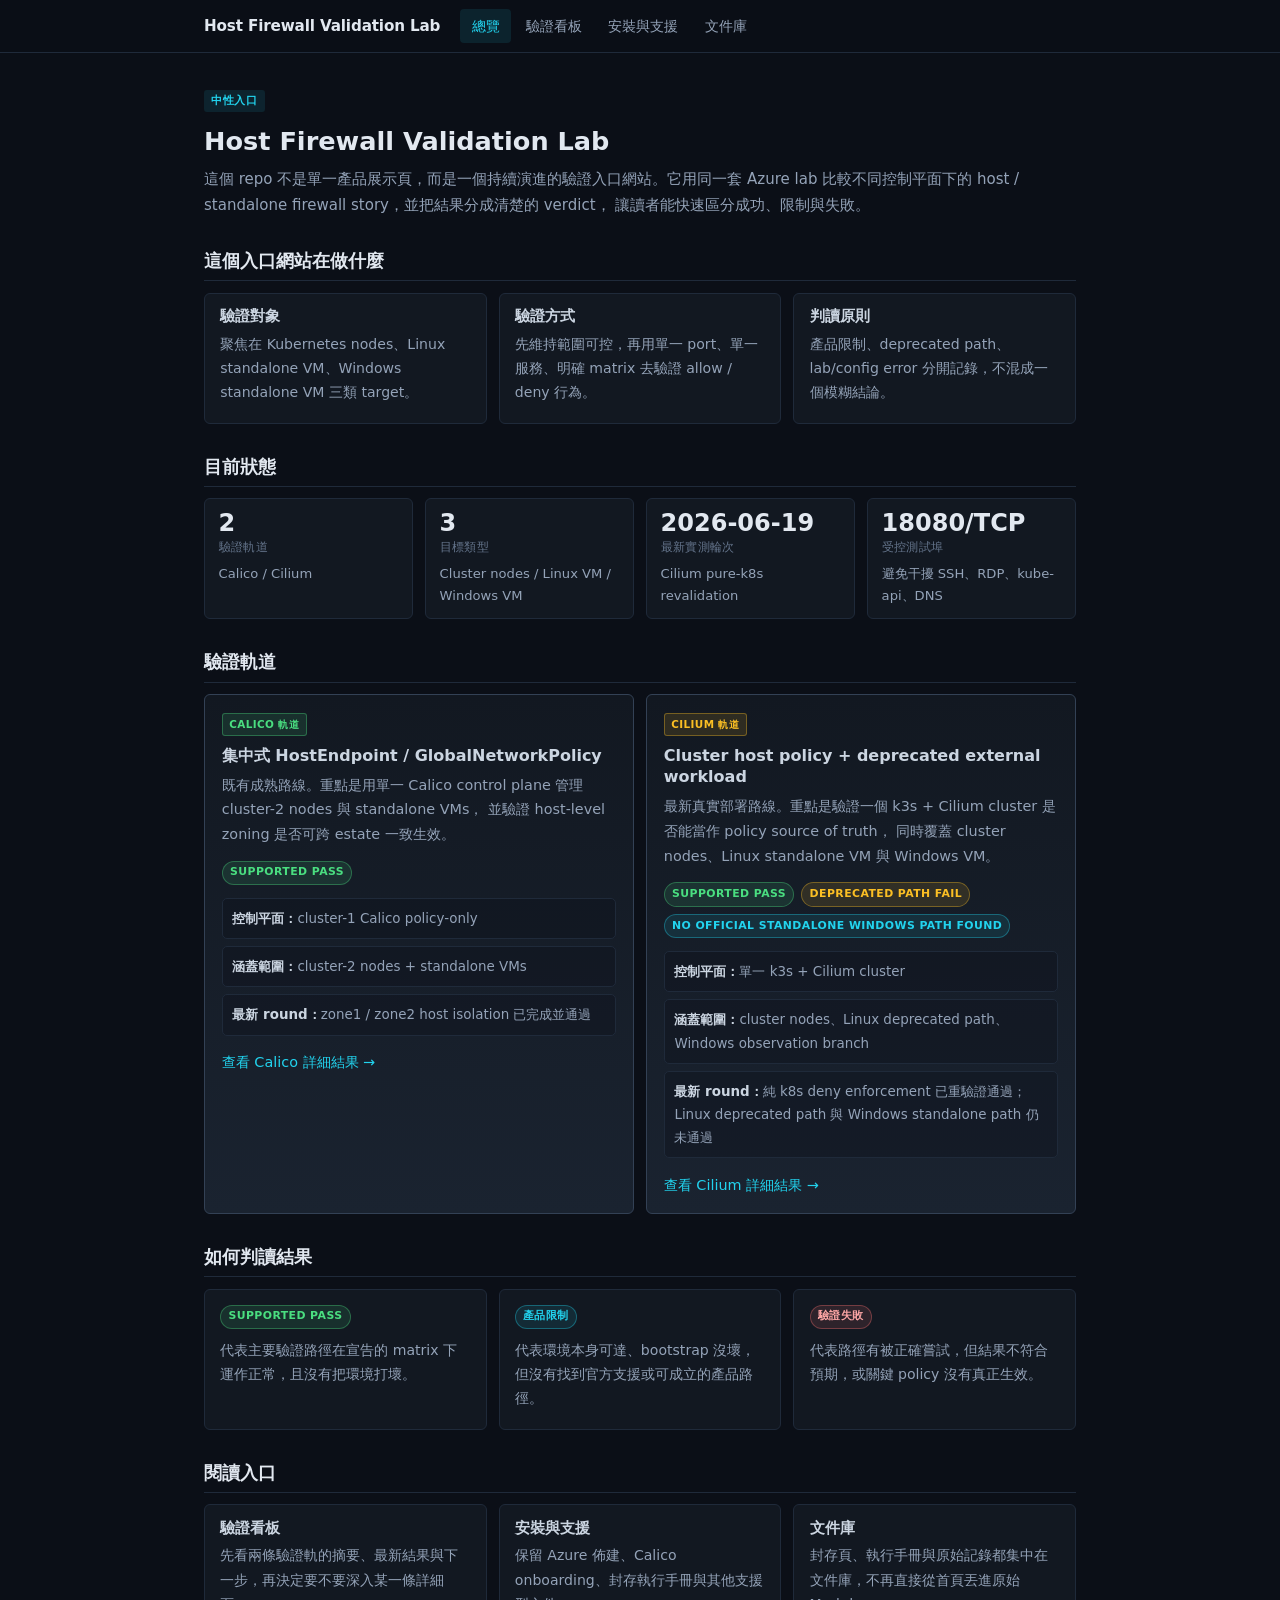
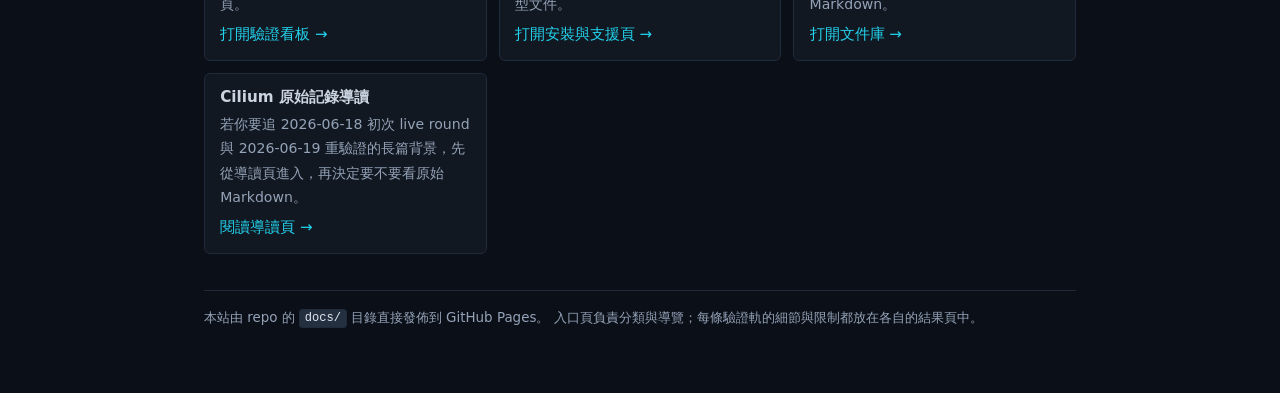
<file: docs/index.html>
<!DOCTYPE html>
<html lang="zh-Hant">
<head>
  <meta charset="utf-8">
  <meta name="viewport" content="width=device-width, initial-scale=1">
  <title>總覽 · Host Firewall Validation Lab</title>
  <link rel="stylesheet" href="./assets/site.css">
</head>
<body>
  <header class="topnav">
    <div class="topnav-inner">
      <a class="brand" href="./index.html">Host Firewall Validation Lab</a>
      <nav class="topnav-links" aria-label="Primary">
        <a href="./index.html" class="active">總覽</a>
        <a href="./experiments.html">驗證看板</a>
        <a href="./install.html">安裝與支援</a>
        <a href="./library.html">文件庫</a>
      </nav>
    </div>
  </header>

  <main class="shell">
    <div class="hero hero-portal">
      <span class="eyebrow">中性入口</span>
      <h1>Host Firewall Validation Lab</h1>
      <p>
        這個 repo 不是單一產品展示頁，而是一個持續演進的驗證入口網站。它用同一套 Azure lab
        比較不同控制平面下的 host / standalone firewall story，並把結果分成清楚的 verdict，
        讓讀者能快速區分成功、限制與失敗。
      </p>
    </div>

    <section class="section" id="purpose">
      <h2>這個入口網站在做什麼</h2>
      <div class="grid three">
        <div class="card">
          <h3>驗證對象</h3>
          <p>聚焦在 Kubernetes nodes、Linux standalone VM、Windows standalone VM 三類 target。</p>
        </div>
        <div class="card">
          <h3>驗證方式</h3>
          <p>先維持範圍可控，再用單一 port、單一服務、明確 matrix 去驗證 allow / deny 行為。</p>
        </div>
        <div class="card">
          <h3>判讀原則</h3>
          <p>產品限制、deprecated path、lab/config error 分開記錄，不混成一個模糊結論。</p>
        </div>
      </div>
    </section>

    <section class="section" id="status">
      <h2>目前狀態</h2>
      <div class="grid four">
        <div class="stat">
          <div class="value">2</div>
          <div class="label">驗證軌道</div>
          <div class="sub">Calico / Cilium</div>
        </div>
        <div class="stat">
          <div class="value">3</div>
          <div class="label">目標類型</div>
          <div class="sub">Cluster nodes / Linux VM / Windows VM</div>
        </div>
        <div class="stat">
          <div class="value">2026-06-19</div>
          <div class="label">最新實測輪次</div>
          <div class="sub">Cilium pure-k8s revalidation</div>
        </div>
        <div class="stat">
          <div class="value">18080/TCP</div>
          <div class="label">受控測試埠</div>
          <div class="sub">避免干擾 SSH、RDP、kube-api、DNS</div>
        </div>
      </div>
    </section>

    <section class="section" id="tracks">
      <h2>驗證軌道</h2>
      <div class="grid two track-grid">
        <article class="track-card">
          <span class="status ok">Calico 軌道</span>
          <h3>集中式 HostEndpoint / GlobalNetworkPolicy</h3>
          <p>
            既有成熟路線。重點是用單一 Calico control plane 管理 cluster-2 nodes 與 standalone VMs，
            並驗證 host-level zoning 是否可跨 estate 一致生效。
          </p>
          <div class="verdict-list">
            <span class="badge success">Supported pass</span>
          </div>
          <div class="track-meta">
            <div><strong>控制平面：</strong>cluster-1 Calico policy-only</div>
            <div><strong>涵蓋範圍：</strong>cluster-2 nodes + standalone VMs</div>
            <div><strong>最新 round：</strong>zone1 / zone2 host isolation 已完成並通過</div>
          </div>
          <p style="margin-top:0.9rem"><a href="./experiments/zone-isolation.html">查看 Calico 詳細結果 →</a></p>
        </article>

        <article class="track-card">
          <span class="status warn">Cilium 軌道</span>
          <h3>Cluster host policy + deprecated external workload</h3>
          <p>
            最新真實部署路線。重點是驗證一個 k3s + Cilium cluster 是否能當作 policy source of truth，
            同時覆蓋 cluster nodes、Linux standalone VM 與 Windows VM。
          </p>
          <div class="verdict-list">
            <span class="badge success">Supported pass</span>
            <span class="badge warn">Deprecated path fail</span>
            <span class="badge neutral">No official standalone Windows path found</span>
          </div>
          <div class="track-meta">
            <div><strong>控制平面：</strong>單一 k3s + Cilium cluster</div>
            <div><strong>涵蓋範圍：</strong>cluster nodes、Linux deprecated path、Windows observation branch</div>
            <div><strong>最新 round：</strong>純 k8s deny enforcement 已重驗證通過；Linux deprecated path 與 Windows standalone path 仍未通過</div>
          </div>
          <p style="margin-top:0.9rem"><a href="./experiments/cilium-standalone-validation.html">查看 Cilium 詳細結果 →</a></p>
        </article>
      </div>
    </section>

    <section class="section" id="classification">
      <h2>如何判讀結果</h2>
      <div class="grid three">
        <div class="card">
          <span class="badge success">Supported pass</span>
          <p style="margin-top:0.55rem">代表主要驗證路徑在宣告的 matrix 下運作正常，且沒有把環境打壞。</p>
        </div>
        <div class="card">
          <span class="badge neutral">產品限制</span>
          <p style="margin-top:0.55rem">代表環境本身可達、bootstrap 沒壞，但沒有找到官方支援或可成立的產品路徑。</p>
        </div>
        <div class="card">
          <span class="badge danger">驗證失敗</span>
          <p style="margin-top:0.55rem">代表路徑有被正確嘗試，但結果不符合預期，或關鍵 policy 沒有真正生效。</p>
        </div>
      </div>
    </section>

    <section class="section" id="support">
      <h2>閱讀入口</h2>
      <div class="grid two">
        <div class="card">
          <h3>驗證看板</h3>
          <p>先看兩條驗證軌的摘要、最新結果與下一步，再決定要不要深入某一條詳細頁。</p>
          <a href="./experiments.html">打開驗證看板 →</a>
        </div>
        <div class="card">
          <h3>安裝與支援</h3>
          <p>保留 Azure 佈建、Calico onboarding、封存執行手冊與其他支援型文件。</p>
          <a href="./install.html">打開安裝與支援頁 →</a>
        </div>
        <div class="card">
          <h3>文件庫</h3>
          <p>封存頁、執行手冊與原始記錄都集中在文件庫，不再直接從首頁丟進原始 Markdown。</p>
          <a href="./library.html">打開文件庫 →</a>
        </div>
        <div class="card">
          <h3>Cilium 原始記錄導讀</h3>
          <p>若你要追 2026-06-18 初次 live round 與 2026-06-19 重驗證的長篇背景，先從導讀頁進入，再決定要不要看原始 Markdown。</p>
          <a href="./references/cilium-live-record.html">閱讀導讀頁 →</a>
        </div>
      </div>
    </section>

    <section class="footer">
      <p>
        本站由 repo 的 <code>docs/</code> 目錄直接發佈到 GitHub Pages。
        入口頁負責分類與導覽；每條驗證軌的細節與限制都放在各自的結果頁中。
      </p>
    </section>
  </main>

  <script>
    (function() {
      document.querySelectorAll('pre').forEach(function(pre) {
        var btn = document.createElement('button');
        btn.className = 'copy-btn';
        btn.textContent = 'copy';
        btn.addEventListener('click', function() {
          var text = pre.innerText || pre.textContent;
          navigator.clipboard.writeText(text.trim()).then(function() {
            var orig = btn.textContent;
            btn.textContent = 'copied';
            setTimeout(function(){ btn.textContent = orig; }, 1400);
          });
        });
        pre.appendChild(btn);
      });
    })();
  </script>
</body>
</html>
</file>
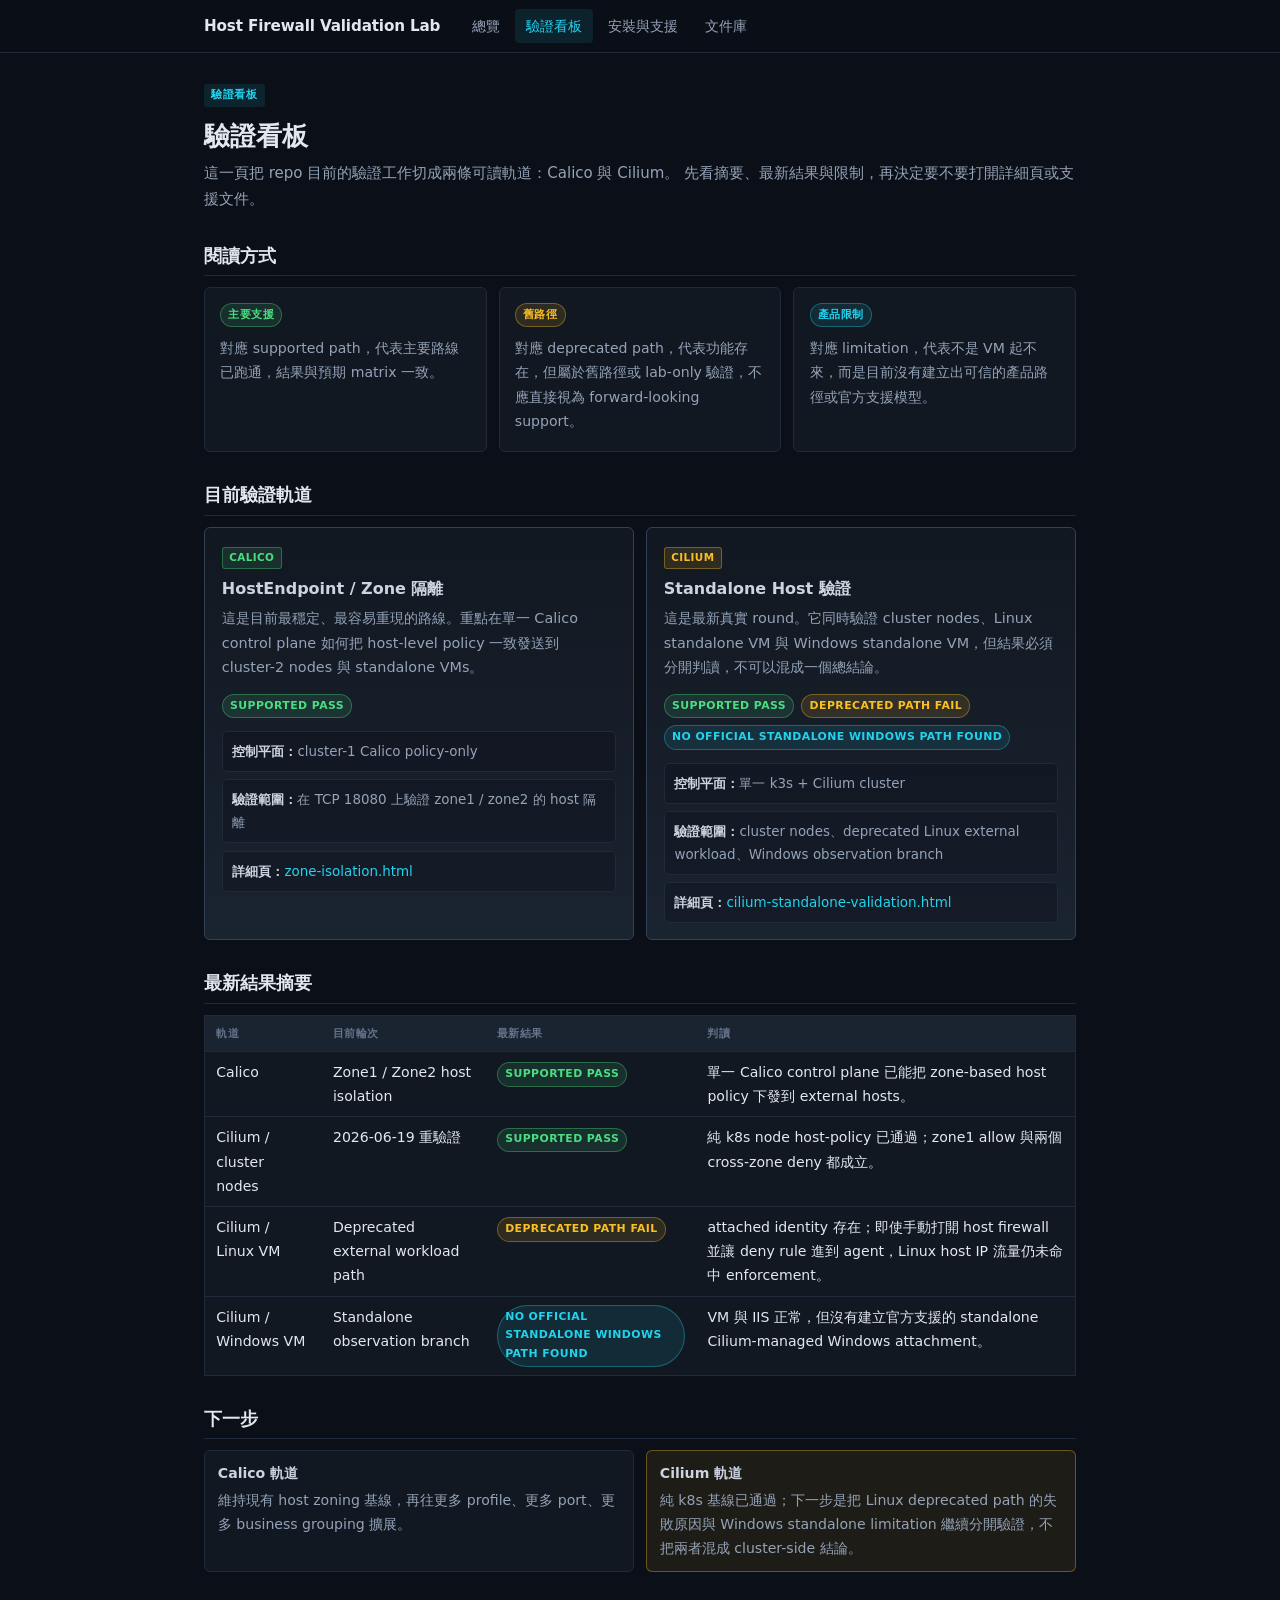
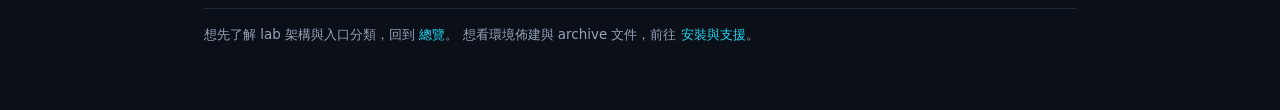
<file: docs/experiments.html>
<!DOCTYPE html>
<html lang="zh-Hant">
<head>
  <meta charset="utf-8">
  <meta name="viewport" content="width=device-width, initial-scale=1">
  <title>驗證看板 · Host Firewall Validation Lab</title>
  <link rel="stylesheet" href="./assets/site.css">
</head>
<body>
  <header class="topnav">
    <div class="topnav-inner">
      <a class="brand" href="./index.html">Host Firewall Validation Lab</a>
      <nav class="topnav-links" aria-label="Primary">
        <a href="./index.html">總覽</a>
        <a href="./experiments.html" class="active">驗證看板</a>
        <a href="./install.html">安裝與支援</a>
        <a href="./library.html">文件庫</a>
      </nav>
    </div>
  </header>

  <main class="shell">
    <div class="hero">
      <span class="eyebrow">驗證看板</span>
      <h1>驗證看板</h1>
      <p>
        這一頁把 repo 目前的驗證工作切成兩條可讀軌道：Calico 與 Cilium。
        先看摘要、最新結果與限制，再決定要不要打開詳細頁或支援文件。
      </p>
    </div>

    <section class="section">
      <h2>閱讀方式</h2>
      <div class="grid three">
        <div class="card">
          <span class="badge success">主要支援</span>
          <p style="margin-top:0.55rem">對應 supported path，代表主要路線已跑通，結果與預期 matrix 一致。</p>
        </div>
        <div class="card">
          <span class="badge warn">舊路徑</span>
          <p style="margin-top:0.55rem">對應 deprecated path，代表功能存在，但屬於舊路徑或 lab-only 驗證，不應直接視為 forward-looking support。</p>
        </div>
        <div class="card">
          <span class="badge neutral">產品限制</span>
          <p style="margin-top:0.55rem">對應 limitation，代表不是 VM 起不來，而是目前沒有建立出可信的產品路徑或官方支援模型。</p>
        </div>
      </div>
    </section>

    <section class="section">
      <h2>目前驗證軌道</h2>
      <div class="grid two track-grid">
        <article class="track-card">
          <span class="status ok">Calico</span>
          <h3>HostEndpoint / Zone 隔離</h3>
          <p>
            這是目前最穩定、最容易重現的路線。重點在單一 Calico control plane
            如何把 host-level policy 一致發送到 cluster-2 nodes 與 standalone VMs。
          </p>
          <div class="verdict-list">
            <span class="badge success">Supported pass</span>
          </div>
          <div class="track-meta">
            <div><strong>控制平面：</strong>cluster-1 Calico policy-only</div>
            <div><strong>驗證範圍：</strong>在 TCP 18080 上驗證 zone1 / zone2 的 host 隔離</div>
            <div><strong>詳細頁：</strong><a href="./experiments/zone-isolation.html">zone-isolation.html</a></div>
          </div>
        </article>

        <article class="track-card">
          <span class="status warn">Cilium</span>
          <h3>Standalone Host 驗證</h3>
          <p>
            這是最新真實 round。它同時驗證 cluster nodes、Linux standalone VM
            與 Windows standalone VM，但結果必須分開判讀，不可以混成一個總結論。
          </p>
          <div class="verdict-list">
            <span class="badge success">Supported pass</span>
            <span class="badge warn">Deprecated path fail</span>
            <span class="badge neutral">No official standalone Windows path found</span>
          </div>
          <div class="track-meta">
            <div><strong>控制平面：</strong>單一 k3s + Cilium cluster</div>
            <div><strong>驗證範圍：</strong>cluster nodes、deprecated Linux external workload、Windows observation branch</div>
            <div><strong>詳細頁：</strong><a href="./experiments/cilium-standalone-validation.html">cilium-standalone-validation.html</a></div>
          </div>
        </article>
      </div>
    </section>

    <section class="section">
      <h2>最新結果摘要</h2>
      <table>
        <thead>
          <tr>
            <th>軌道</th>
            <th>目前輪次</th>
            <th>最新結果</th>
            <th>判讀</th>
          </tr>
        </thead>
        <tbody>
          <tr>
            <td>Calico</td>
            <td>Zone1 / Zone2 host isolation</td>
            <td><span class="badge success">Supported pass</span></td>
            <td>單一 Calico control plane 已能把 zone-based host policy 下發到 external hosts。</td>
          </tr>
          <tr>
            <td>Cilium / cluster nodes</td>
            <td>2026-06-19 重驗證</td>
            <td><span class="badge success">Supported pass</span></td>
            <td>純 k8s node host-policy 已通過；zone1 allow 與兩個 cross-zone deny 都成立。</td>
          </tr>
          <tr>
            <td>Cilium / Linux VM</td>
            <td>Deprecated external workload path</td>
            <td><span class="badge warn">Deprecated path fail</span></td>
            <td>attached identity 存在；即使手動打開 host firewall 並讓 deny rule 進到 agent，Linux host IP 流量仍未命中 enforcement。</td>
          </tr>
          <tr>
            <td>Cilium / Windows VM</td>
            <td>Standalone observation branch</td>
            <td><span class="badge neutral">No official standalone Windows path found</span></td>
            <td>VM 與 IIS 正常，但沒有建立官方支援的 standalone Cilium-managed Windows attachment。</td>
          </tr>
        </tbody>
      </table>
    </section>

    <section class="section">
      <h2>下一步</h2>
      <div class="grid two">
        <div class="callout">
          <strong>Calico 軌道</strong>
          <p>維持現有 host zoning 基線，再往更多 profile、更多 port、更多 business grouping 擴展。</p>
        </div>
        <div class="callout limitation">
          <strong>Cilium 軌道</strong>
          <p>純 k8s 基線已通過；下一步是把 Linux deprecated path 的失敗原因與 Windows standalone limitation 繼續分開驗證，不把兩者混成 cluster-side 結論。</p>
        </div>
      </div>
    </section>

    <section class="footer">
      <p>
        想先了解 lab 架構與入口分類，回到 <a href="./index.html">總覽</a>。
        想看環境佈建與 archive 文件，前往 <a href="./install.html">安裝與支援</a>。
      </p>
    </section>
  </main>

  <script>
    (function() {
      document.querySelectorAll('pre').forEach(function(pre) {
        var btn = document.createElement('button');
        btn.className = 'copy-btn';
        btn.textContent = 'copy';
        btn.addEventListener('click', function() {
          var text = pre.innerText || pre.textContent;
          navigator.clipboard.writeText(text.trim()).then(function() {
            var orig = btn.textContent;
            btn.textContent = 'copied';
            setTimeout(function(){ btn.textContent = orig; }, 1400);
          });
        });
        pre.appendChild(btn);
      });
    })();
  </script>
</body>
</html>
</file>
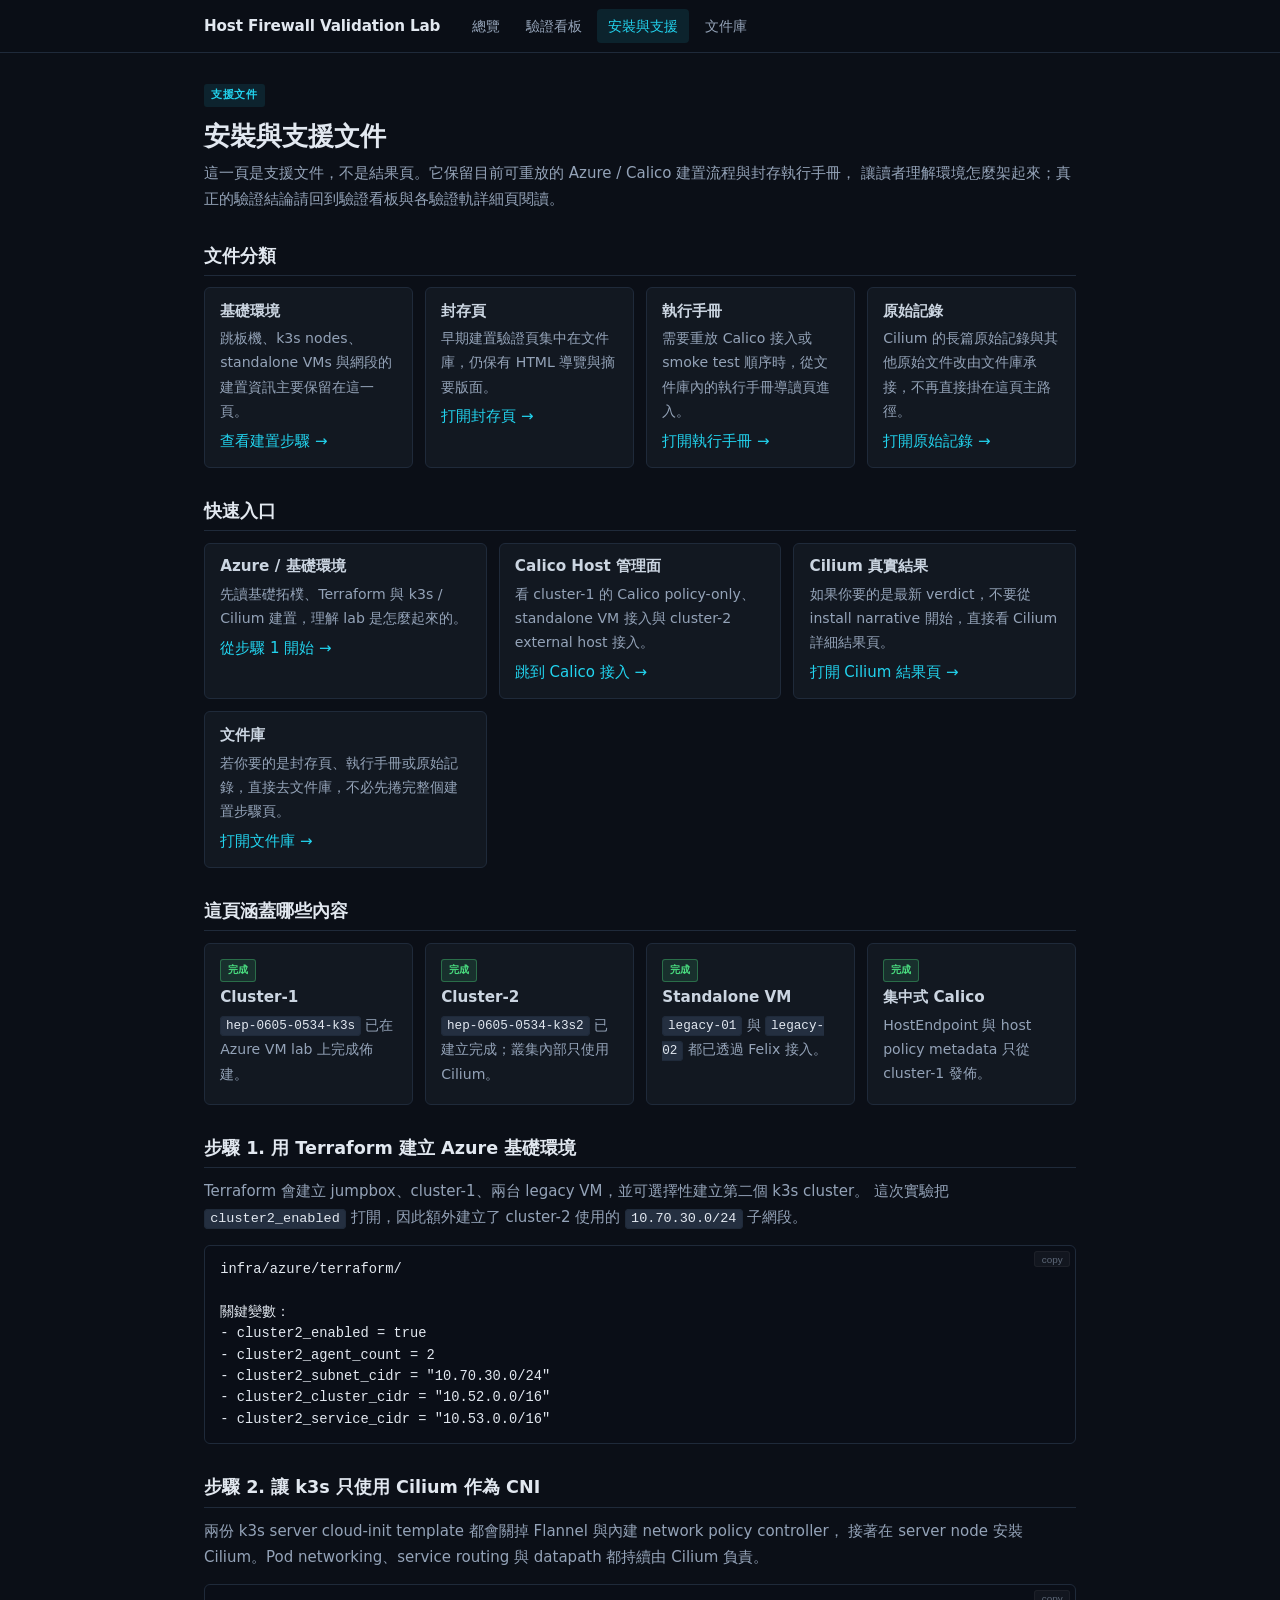
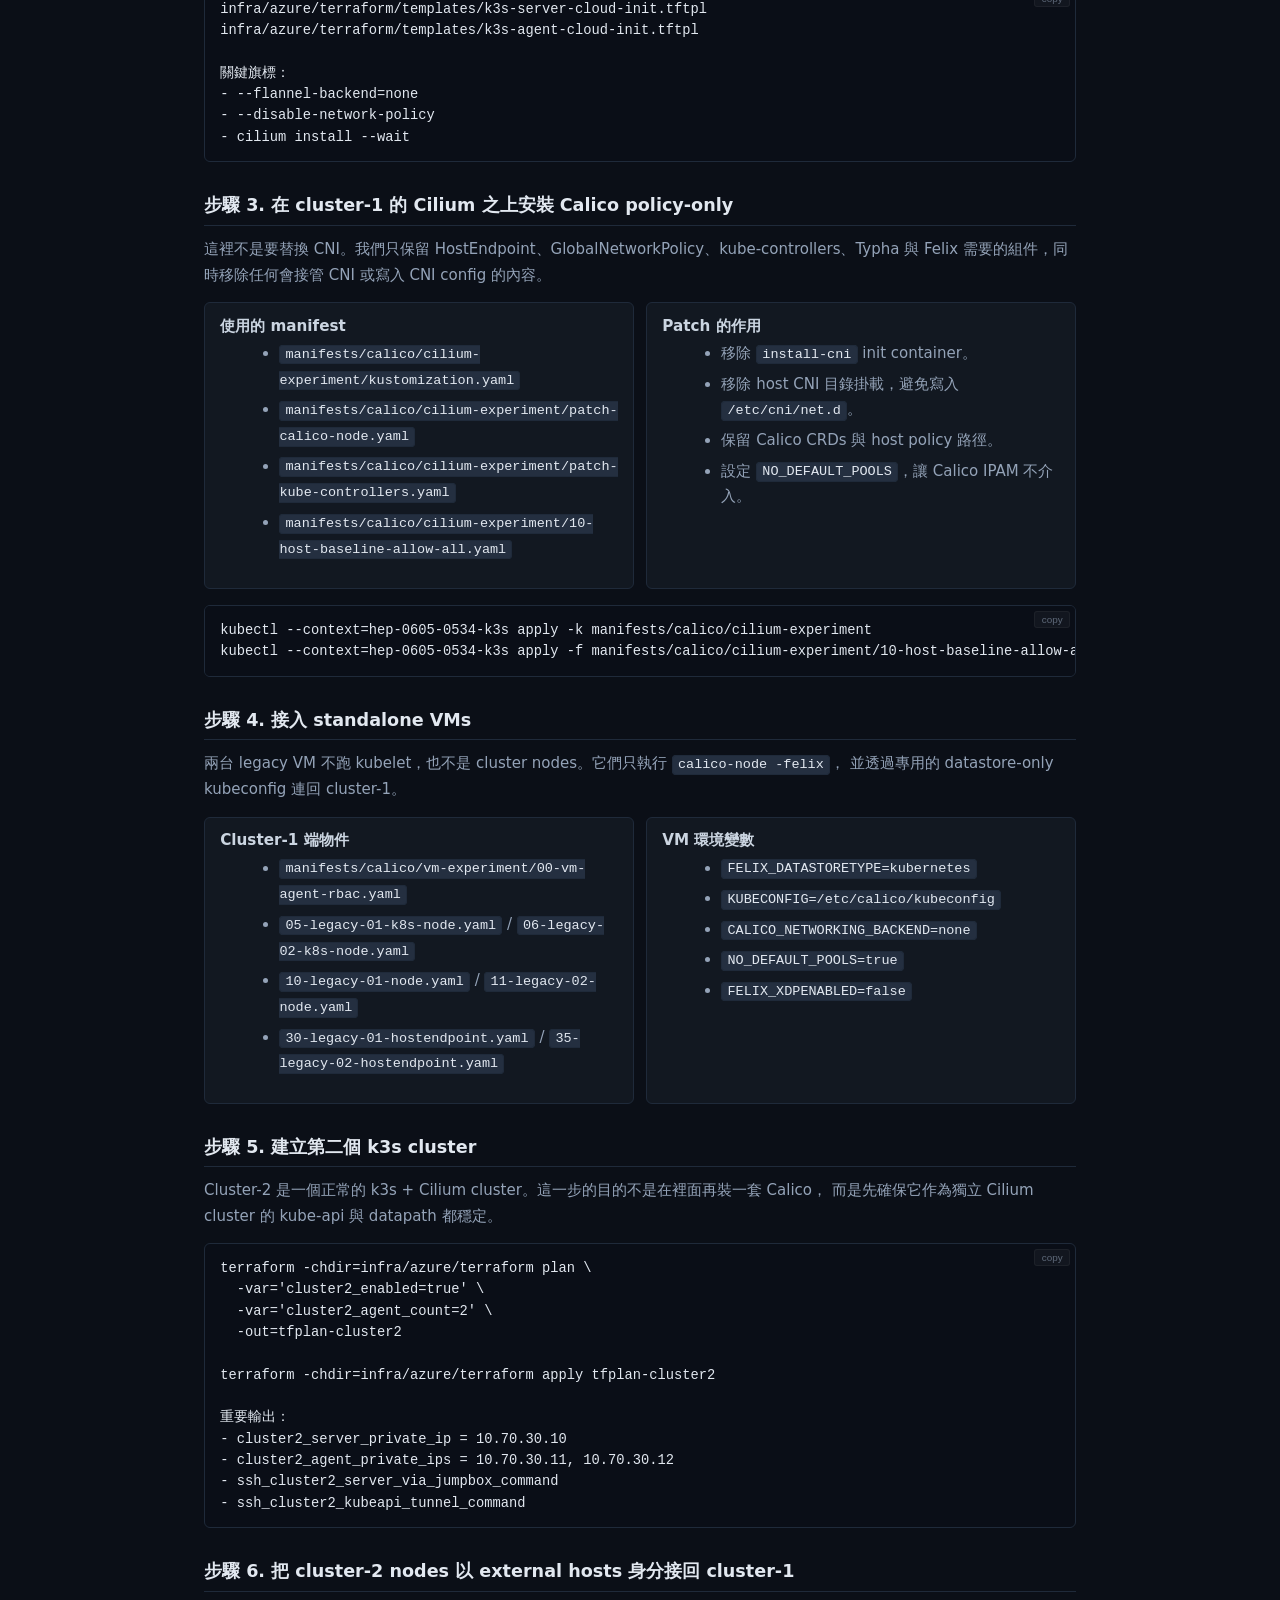
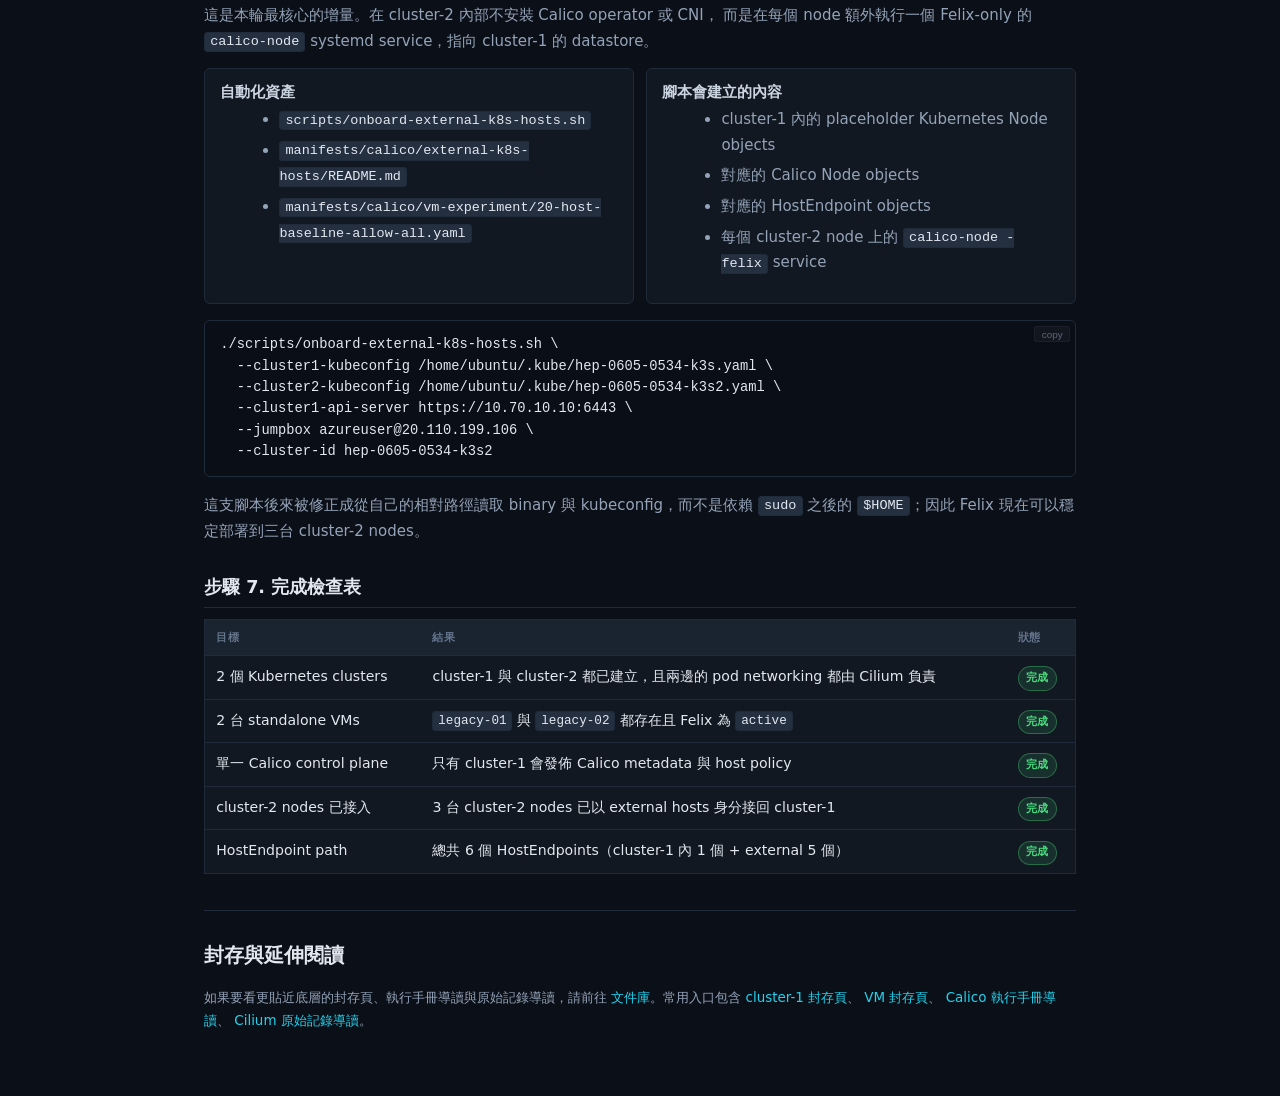
<file: docs/install.html>
<!DOCTYPE html>
<html lang="zh-Hant">
<head>
  <meta charset="utf-8">
  <meta name="viewport" content="width=device-width, initial-scale=1">
  <title>安裝與支援 · Host Firewall Validation Lab</title>
  <link rel="stylesheet" href="./assets/site.css">
</head>
<body>
  <header class="topnav">
    <div class="topnav-inner">
      <a class="brand" href="./index.html">Host Firewall Validation Lab</a>
      <nav class="topnav-links" aria-label="Primary">
        <a href="./index.html">總覽</a>
        <a href="./experiments.html">驗證看板</a>
        <a href="./install.html" class="active">安裝與支援</a>
        <a href="./library.html">文件庫</a>
      </nav>
      <div class="topnav-actions">
        <!-- GitHub link can be added here when the repo is public -->
      </div>
    </div>
  </header>

  <main class="shell">
      <div class="hero">
        <span class="eyebrow">支援文件</span>
        <h1>安裝與支援文件</h1>
        <p>
          這一頁是支援文件，不是結果頁。它保留目前可重放的 Azure / Calico 建置流程與封存執行手冊，
          讓讀者理解環境怎麼架起來；真正的驗證結論請回到驗證看板與各驗證軌詳細頁閱讀。
        </p>
      </div>

      <section class="section">
        <h2>文件分類</h2>
        <div class="grid four">
          <div class="card">
            <h3>基礎環境</h3>
            <p>跳板機、k3s nodes、standalone VMs 與網段的建置資訊主要保留在這一頁。</p>
            <a href="#step1">查看建置步驟 →</a>
          </div>
          <div class="card">
            <h3>封存頁</h3>
            <p>早期建置驗證頁集中在文件庫，仍保有 HTML 導覽與摘要版面。</p>
            <a href="./library.html#archives">打開封存頁 →</a>
          </div>
          <div class="card">
            <h3>執行手冊</h3>
            <p>需要重放 Calico 接入或 smoke test 順序時，從文件庫內的執行手冊導讀頁進入。</p>
            <a href="./library.html#runbooks">打開執行手冊 →</a>
          </div>
          <div class="card">
            <h3>原始記錄</h3>
            <p>Cilium 的長篇原始記錄與其他原始文件改由文件庫承接，不再直接掛在這頁主路徑。</p>
            <a href="./library.html#records">打開原始記錄 →</a>
          </div>
        </div>
      </section>

      <section class="section">
        <h2>快速入口</h2>
        <div class="grid two">
          <div class="card">
            <h3>Azure / 基礎環境</h3>
            <p>先讀基礎拓樸、Terraform 與 k3s / Cilium 建置，理解 lab 是怎麼起來的。</p>
            <a href="#step1">從步驟 1 開始 →</a>
          </div>
          <div class="card">
            <h3>Calico Host 管理面</h3>
            <p>看 cluster-1 的 Calico policy-only、standalone VM 接入與 cluster-2 external host 接入。</p>
            <a href="#step3">跳到 Calico 接入 →</a>
          </div>
          <div class="card">
            <h3>Cilium 真實結果</h3>
            <p>如果你要的是最新 verdict，不要從 install narrative 開始，直接看 Cilium 詳細結果頁。</p>
            <a href="./experiments/cilium-standalone-validation.html">打開 Cilium 結果頁 →</a>
          </div>
          <div class="card">
            <h3>文件庫</h3>
            <p>若你要的是封存頁、執行手冊或原始記錄，直接去文件庫，不必先捲完整個建置步驟頁。</p>
            <a href="./library.html">打開文件庫 →</a>
          </div>
        </div>
      </section>

      <section class="section">
        <h2>這頁涵蓋哪些內容</h2>
        <div class="grid four">
          <div class="card">
            <span class="status ok">完成</span>
            <h3>Cluster-1</h3>
            <p><code>hep-0605-0534-k3s</code> 已在 Azure VM lab 上完成佈建。</p>
          </div>
          <div class="card">
            <span class="status ok">完成</span>
            <h3>Cluster-2</h3>
            <p><code>hep-0605-0534-k3s2</code> 已建立完成；叢集內部只使用 Cilium。</p>
          </div>
          <div class="card">
            <span class="status ok">完成</span>
            <h3>Standalone VM</h3>
            <p><code>legacy-01</code> 與 <code>legacy-02</code> 都已透過 Felix 接入。</p>
          </div>
          <div class="card">
            <span class="status ok">完成</span>
            <h3>集中式 Calico</h3>
            <p>HostEndpoint 與 host policy metadata 只從 cluster-1 發佈。</p>
          </div>
        </div>
      </section>

      <section class="section" id="step1">
        <h2>步驟 1. 用 Terraform 建立 Azure 基礎環境</h2>
        <p>
          Terraform 會建立 jumpbox、cluster-1、兩台 legacy VM，並可選擇性建立第二個 k3s cluster。
          這次實驗把 <code>cluster2_enabled</code> 打開，因此額外建立了 cluster-2 使用的 <code>10.70.30.0/24</code> 子網段。
        </p>
        <pre>infra/azure/terraform/

關鍵變數：
- cluster2_enabled = true
- cluster2_agent_count = 2
- cluster2_subnet_cidr = "10.70.30.0/24"
- cluster2_cluster_cidr = "10.52.0.0/16"
- cluster2_service_cidr = "10.53.0.0/16"</pre>
      </section>

      <section class="section" id="step2">
        <h2>步驟 2. 讓 k3s 只使用 Cilium 作為 CNI</h2>
        <p>
          兩份 k3s server cloud-init template 都會關掉 Flannel 與內建 network policy controller，
          接著在 server node 安裝 Cilium。Pod networking、service routing 與 datapath 都持續由 Cilium 負責。
        </p>
        <pre>infra/azure/terraform/templates/k3s-server-cloud-init.tftpl
infra/azure/terraform/templates/k3s-agent-cloud-init.tftpl

關鍵旗標：
- --flannel-backend=none
- --disable-network-policy
- cilium install --wait</pre>
      </section>

      <section class="section" id="step3">
        <h2>步驟 3. 在 cluster-1 的 Cilium 之上安裝 Calico policy-only</h2>
        <p>
          這裡不是要替換 CNI。我們只保留 HostEndpoint、GlobalNetworkPolicy、kube-controllers、Typha 與 Felix
          需要的組件，同時移除任何會接管 CNI 或寫入 CNI config 的內容。
        </p>
        <div class="grid two">
          <div class="card">
            <h3>使用的 manifest</h3>
            <ul>
              <li><code>manifests/calico/cilium-experiment/kustomization.yaml</code></li>
              <li><code>manifests/calico/cilium-experiment/patch-calico-node.yaml</code></li>
              <li><code>manifests/calico/cilium-experiment/patch-kube-controllers.yaml</code></li>
              <li><code>manifests/calico/cilium-experiment/10-host-baseline-allow-all.yaml</code></li>
            </ul>
          </div>
          <div class="card">
            <h3>Patch 的作用</h3>
            <ul>
              <li>移除 <code>install-cni</code> init container。</li>
              <li>移除 host CNI 目錄掛載，避免寫入 <code>/etc/cni/net.d</code>。</li>
              <li>保留 Calico CRDs 與 host policy 路徑。</li>
              <li>設定 <code>NO_DEFAULT_POOLS</code>，讓 Calico IPAM 不介入。</li>
            </ul>
          </div>
        </div>
        <pre style="margin-top:1rem">kubectl --context=hep-0605-0534-k3s apply -k manifests/calico/cilium-experiment
kubectl --context=hep-0605-0534-k3s apply -f manifests/calico/cilium-experiment/10-host-baseline-allow-all.yaml</pre>
      </section>

      <section class="section" id="step4">
        <h2>步驟 4. 接入 standalone VMs</h2>
        <p>
          兩台 legacy VM 不跑 kubelet，也不是 cluster nodes。它們只執行 <code>calico-node -felix</code>，
          並透過專用的 datastore-only kubeconfig 連回 cluster-1。
        </p>
        <div class="grid two">
          <div class="card">
            <h3>Cluster-1 端物件</h3>
            <ul>
              <li><code>manifests/calico/vm-experiment/00-vm-agent-rbac.yaml</code></li>
              <li><code>05-legacy-01-k8s-node.yaml</code> / <code>06-legacy-02-k8s-node.yaml</code></li>
              <li><code>10-legacy-01-node.yaml</code> / <code>11-legacy-02-node.yaml</code></li>
              <li><code>30-legacy-01-hostendpoint.yaml</code> / <code>35-legacy-02-hostendpoint.yaml</code></li>
            </ul>
          </div>
          <div class="card">
            <h3>VM 環境變數</h3>
            <ul>
              <li><code>FELIX_DATASTORETYPE=kubernetes</code></li>
              <li><code>KUBECONFIG=/etc/calico/kubeconfig</code></li>
              <li><code>CALICO_NETWORKING_BACKEND=none</code></li>
              <li><code>NO_DEFAULT_POOLS=true</code></li>
              <li><code>FELIX_XDPENABLED=false</code></li>
            </ul>
          </div>
        </div>
      </section>

      <section class="section" id="step5">
        <h2>步驟 5. 建立第二個 k3s cluster</h2>
        <p>
          Cluster-2 是一個正常的 k3s + Cilium cluster。這一步的目的不是在裡面再裝一套 Calico，
          而是先確保它作為獨立 Cilium cluster 的 kube-api 與 datapath 都穩定。
        </p>
        <pre>terraform -chdir=infra/azure/terraform plan \
  -var='cluster2_enabled=true' \
  -var='cluster2_agent_count=2' \
  -out=tfplan-cluster2

terraform -chdir=infra/azure/terraform apply tfplan-cluster2

重要輸出：
- cluster2_server_private_ip = 10.70.30.10
- cluster2_agent_private_ips = 10.70.30.11, 10.70.30.12
- ssh_cluster2_server_via_jumpbox_command
- ssh_cluster2_kubeapi_tunnel_command</pre>
      </section>

      <section class="section" id="step6">
        <h2>步驟 6. 把 cluster-2 nodes 以 external hosts 身分接回 cluster-1</h2>
        <p>
          這是本輪最核心的增量。在 cluster-2 內部不安裝 Calico operator 或 CNI，
          而是在每個 node 額外執行一個 Felix-only 的 <code>calico-node</code> systemd service，指向 cluster-1 的 datastore。
        </p>
        <div class="grid two">
          <div class="card">
            <h3>自動化資產</h3>
            <ul>
              <li><code>scripts/onboard-external-k8s-hosts.sh</code></li>
              <li><code>manifests/calico/external-k8s-hosts/README.md</code></li>
              <li><code>manifests/calico/vm-experiment/20-host-baseline-allow-all.yaml</code></li>
            </ul>
          </div>
          <div class="card">
            <h3>腳本會建立的內容</h3>
            <ul>
              <li>cluster-1 內的 placeholder Kubernetes Node objects</li>
              <li>對應的 Calico Node objects</li>
              <li>對應的 HostEndpoint objects</li>
              <li>每個 cluster-2 node 上的 <code>calico-node -felix</code> service</li>
            </ul>
          </div>
        </div>
        <pre style="margin-top:1rem">./scripts/onboard-external-k8s-hosts.sh \
  --cluster1-kubeconfig /home/ubuntu/.kube/hep-0605-0534-k3s.yaml \
  --cluster2-kubeconfig /home/ubuntu/.kube/hep-0605-0534-k3s2.yaml \
  --cluster1-api-server https://10.70.10.10:6443 \
  --jumpbox azureuser@20.110.199.106 \
  --cluster-id hep-0605-0534-k3s2</pre>
        <p style="margin-top:1rem">
          這支腳本後來被修正成從自己的相對路徑讀取 binary 與 kubeconfig，而不是依賴
          <code>sudo</code> 之後的 <code>$HOME</code>；因此 Felix 現在可以穩定部署到三台 cluster-2 nodes。
        </p>
      </section>

      <section class="section" id="step7">
        <h2>步驟 7. 完成檢查表</h2>
        <table>
          <thead>
            <tr>
              <th>目標</th>
              <th>結果</th>
              <th>狀態</th>
            </tr>
          </thead>
          <tbody>
            <tr>
              <td>2 個 Kubernetes clusters</td>
              <td>cluster-1 與 cluster-2 都已建立，且兩邊的 pod networking 都由 Cilium 負責</td>
              <td><span class="badge success">完成</span></td>
            </tr>
            <tr>
              <td>2 台 standalone VMs</td>
              <td><code>legacy-01</code> 與 <code>legacy-02</code> 都存在且 Felix 為 <code>active</code></td>
              <td><span class="badge success">完成</span></td>
            </tr>
            <tr>
              <td>單一 Calico control plane</td>
              <td>只有 cluster-1 會發佈 Calico metadata 與 host policy</td>
              <td><span class="badge success">完成</span></td>
            </tr>
            <tr>
              <td>cluster-2 nodes 已接入</td>
              <td>3 台 cluster-2 nodes 已以 external hosts 身分接回 cluster-1</td>
              <td><span class="badge success">完成</span></td>
            </tr>
            <tr>
              <td>HostEndpoint path</td>
              <td>總共 6 個 HostEndpoints（cluster-1 內 1 個 + external 5 個）</td>
              <td><span class="badge success">完成</span></td>
            </tr>
          </tbody>
        </table>
      </section>

      <section class="footer" id="archives">
        <h2>封存與延伸閱讀</h2>
        <p>
          如果要看更貼近底層的封存頁、執行手冊導讀與原始記錄導讀，請前往
          <a href="./library.html">文件庫</a>。常用入口包含
          <a href="./experiments/k3s-cilium-hostendpoint.html">cluster-1 封存頁</a>、
          <a href="./experiments/standalone-vm-hostendpoint.html">VM 封存頁</a>、
          <a href="./references/calico-execution-runbook.html">Calico 執行手冊導讀</a>、
          <a href="./references/cilium-live-record.html">Cilium 原始記錄導讀</a>。
        </p>
      </section>
    </main>

  <script>
    (function() {
      document.querySelectorAll('pre').forEach(function(pre) {
        var btn = document.createElement('button');
        btn.className = 'copy-btn';
        btn.textContent = 'copy';
        btn.addEventListener('click', function() {
          var text = pre.innerText || pre.textContent;
          navigator.clipboard.writeText(text.trim()).then(function() {
            var orig = btn.textContent;
            btn.textContent = 'copied';
            setTimeout(function(){ btn.textContent = orig; }, 1400);
          });
        });
        pre.appendChild(btn);
      });
    })();
  </script>
</body>
</html>
</file>
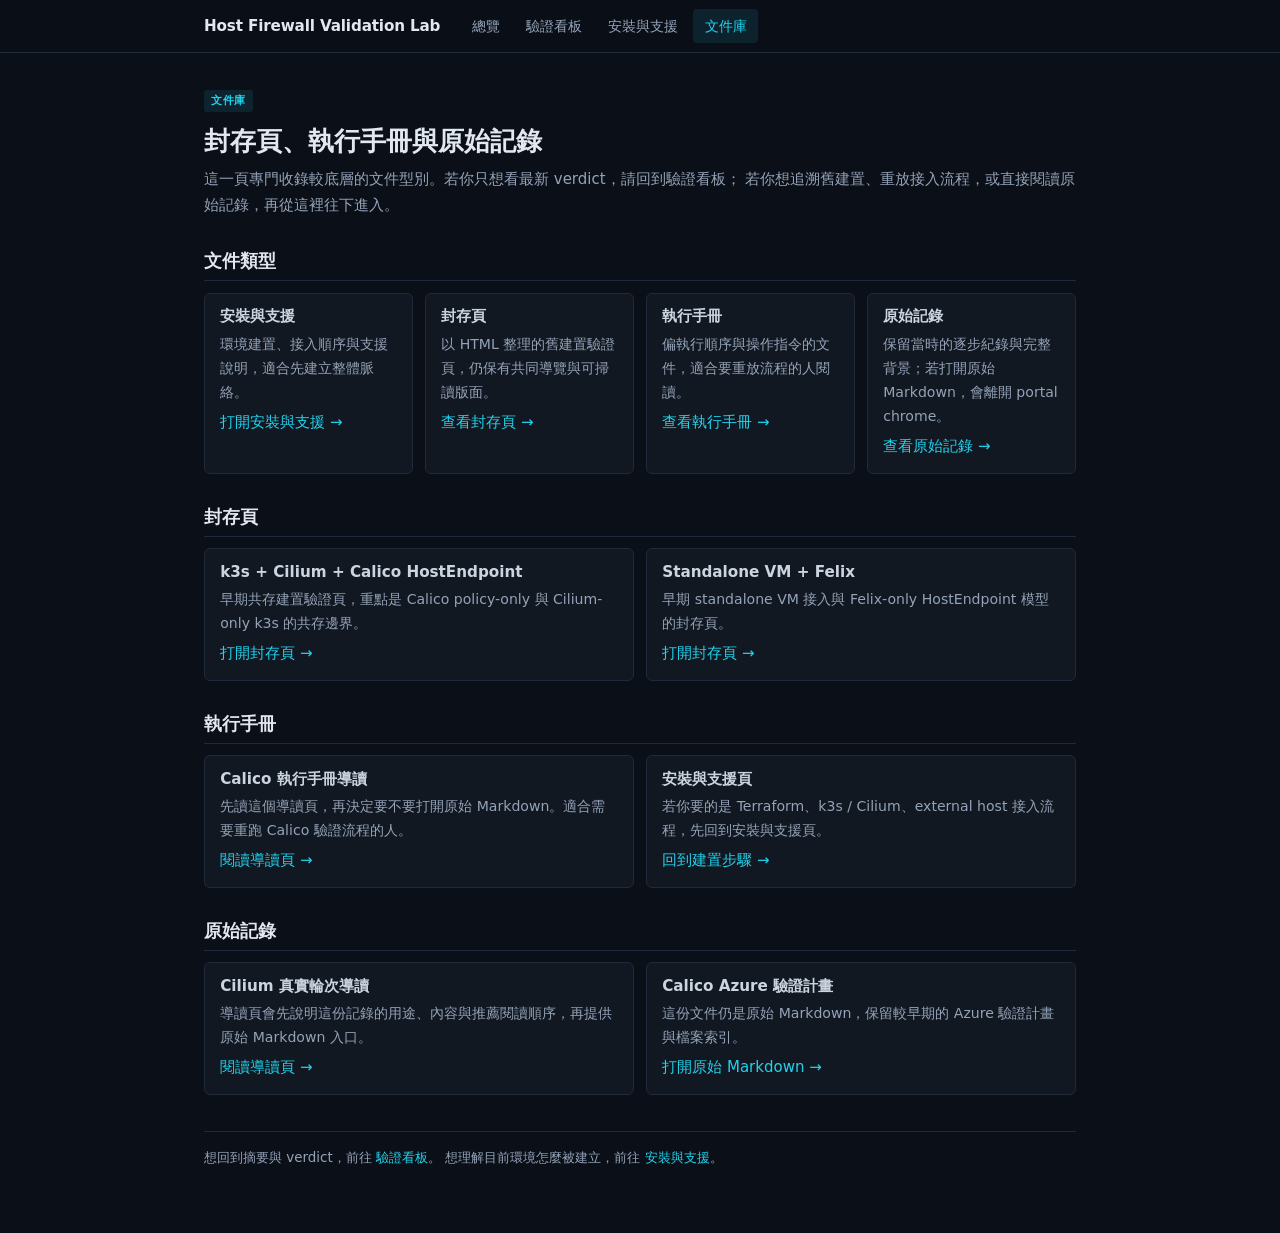
<file: docs/library.html>
<!DOCTYPE html>
<html lang="zh-Hant">
<head>
  <meta charset="utf-8">
  <meta name="viewport" content="width=device-width, initial-scale=1">
  <title>文件庫 · Host Firewall Validation Lab</title>
  <link rel="stylesheet" href="./assets/site.css">
</head>
<body>
  <header class="topnav">
    <div class="topnav-inner">
      <a class="brand" href="./index.html">Host Firewall Validation Lab</a>
      <nav class="topnav-links" aria-label="Primary">
        <a href="./index.html">總覽</a>
        <a href="./experiments.html">驗證看板</a>
        <a href="./install.html">安裝與支援</a>
        <a href="./library.html" class="active">文件庫</a>
      </nav>
    </div>
  </header>

  <main class="shell">
    <div class="hero hero-portal">
      <span class="eyebrow">文件庫</span>
      <h1>封存頁、執行手冊與原始記錄</h1>
      <p>
        這一頁專門收錄較底層的文件型別。若你只想看最新 verdict，請回到驗證看板；
        若你想追溯舊建置、重放接入流程，或直接閱讀原始記錄，再從這裡往下進入。
      </p>
    </div>

    <section class="section">
      <h2>文件類型</h2>
      <div class="grid four">
        <div class="card">
          <h3>安裝與支援</h3>
          <p>環境建置、接入順序與支援說明，適合先建立整體脈絡。</p>
          <a href="./install.html">打開安裝與支援 →</a>
        </div>
        <div class="card">
          <h3>封存頁</h3>
          <p>以 HTML 整理的舊建置驗證頁，仍保有共同導覽與可掃讀版面。</p>
          <a href="#archives">查看封存頁 →</a>
        </div>
        <div class="card">
          <h3>執行手冊</h3>
          <p>偏執行順序與操作指令的文件，適合要重放流程的人閱讀。</p>
          <a href="#runbooks">查看執行手冊 →</a>
        </div>
        <div class="card">
          <h3>原始記錄</h3>
          <p>保留當時的逐步紀錄與完整背景；若打開原始 Markdown，會離開 portal chrome。</p>
          <a href="#records">查看原始記錄 →</a>
        </div>
      </div>
    </section>

    <section class="section" id="archives">
      <h2>封存頁</h2>
      <div class="grid two">
        <div class="card">
          <h3>k3s + Cilium + Calico HostEndpoint</h3>
          <p>早期共存建置驗證頁，重點是 Calico policy-only 與 Cilium-only k3s 的共存邊界。</p>
          <a href="./experiments/k3s-cilium-hostendpoint.html">打開封存頁 →</a>
        </div>
        <div class="card">
          <h3>Standalone VM + Felix</h3>
          <p>早期 standalone VM 接入與 Felix-only HostEndpoint 模型的封存頁。</p>
          <a href="./experiments/standalone-vm-hostendpoint.html">打開封存頁 →</a>
        </div>
      </div>
    </section>

    <section class="section" id="runbooks">
      <h2>執行手冊</h2>
      <div class="grid two">
        <div class="card">
          <h3>Calico 執行手冊導讀</h3>
          <p>先讀這個導讀頁，再決定要不要打開原始 Markdown。適合需要重跑 Calico 驗證流程的人。</p>
          <a href="./references/calico-execution-runbook.html">閱讀導讀頁 →</a>
        </div>
        <div class="card">
          <h3>安裝與支援頁</h3>
          <p>若你要的是 Terraform、k3s / Cilium、external host 接入流程，先回到安裝與支援頁。</p>
          <a href="./install.html#step1">回到建置步驟 →</a>
        </div>
      </div>
    </section>

    <section class="section" id="records">
      <h2>原始記錄</h2>
      <div class="grid two">
        <div class="card">
          <h3>Cilium 真實輪次導讀</h3>
          <p>導讀頁會先說明這份記錄的用途、內容與推薦閱讀順序，再提供原始 Markdown 入口。</p>
          <a href="./references/cilium-live-record.html">閱讀導讀頁 →</a>
        </div>
        <div class="card">
          <h3>Calico Azure 驗證計畫</h3>
          <p>這份文件仍是原始 Markdown，保留較早期的 Azure 驗證計畫與檔案索引。</p>
          <a href="./calico-hostendpoint-azure-validation-plan.md">打開原始 Markdown →</a>
        </div>
      </div>
    </section>

    <section class="footer">
      <p>
        想回到摘要與 verdict，前往 <a href="./experiments.html">驗證看板</a>。
        想理解目前環境怎麼被建立，前往 <a href="./install.html">安裝與支援</a>。
      </p>
    </section>
  </main>

  <script>
    (function() {
      document.querySelectorAll('pre').forEach(function(pre) {
        var btn = document.createElement('button');
        btn.className = 'copy-btn';
        btn.textContent = 'copy';
        btn.addEventListener('click', function() {
          var text = pre.innerText || pre.textContent;
          navigator.clipboard.writeText(text.trim()).then(function() {
            var orig = btn.textContent;
            btn.textContent = 'copied';
            setTimeout(function(){ btn.textContent = orig; }, 1400);
          });
        });
        pre.appendChild(btn);
      });
    })();
  </script>
</body>
</html>
</file>
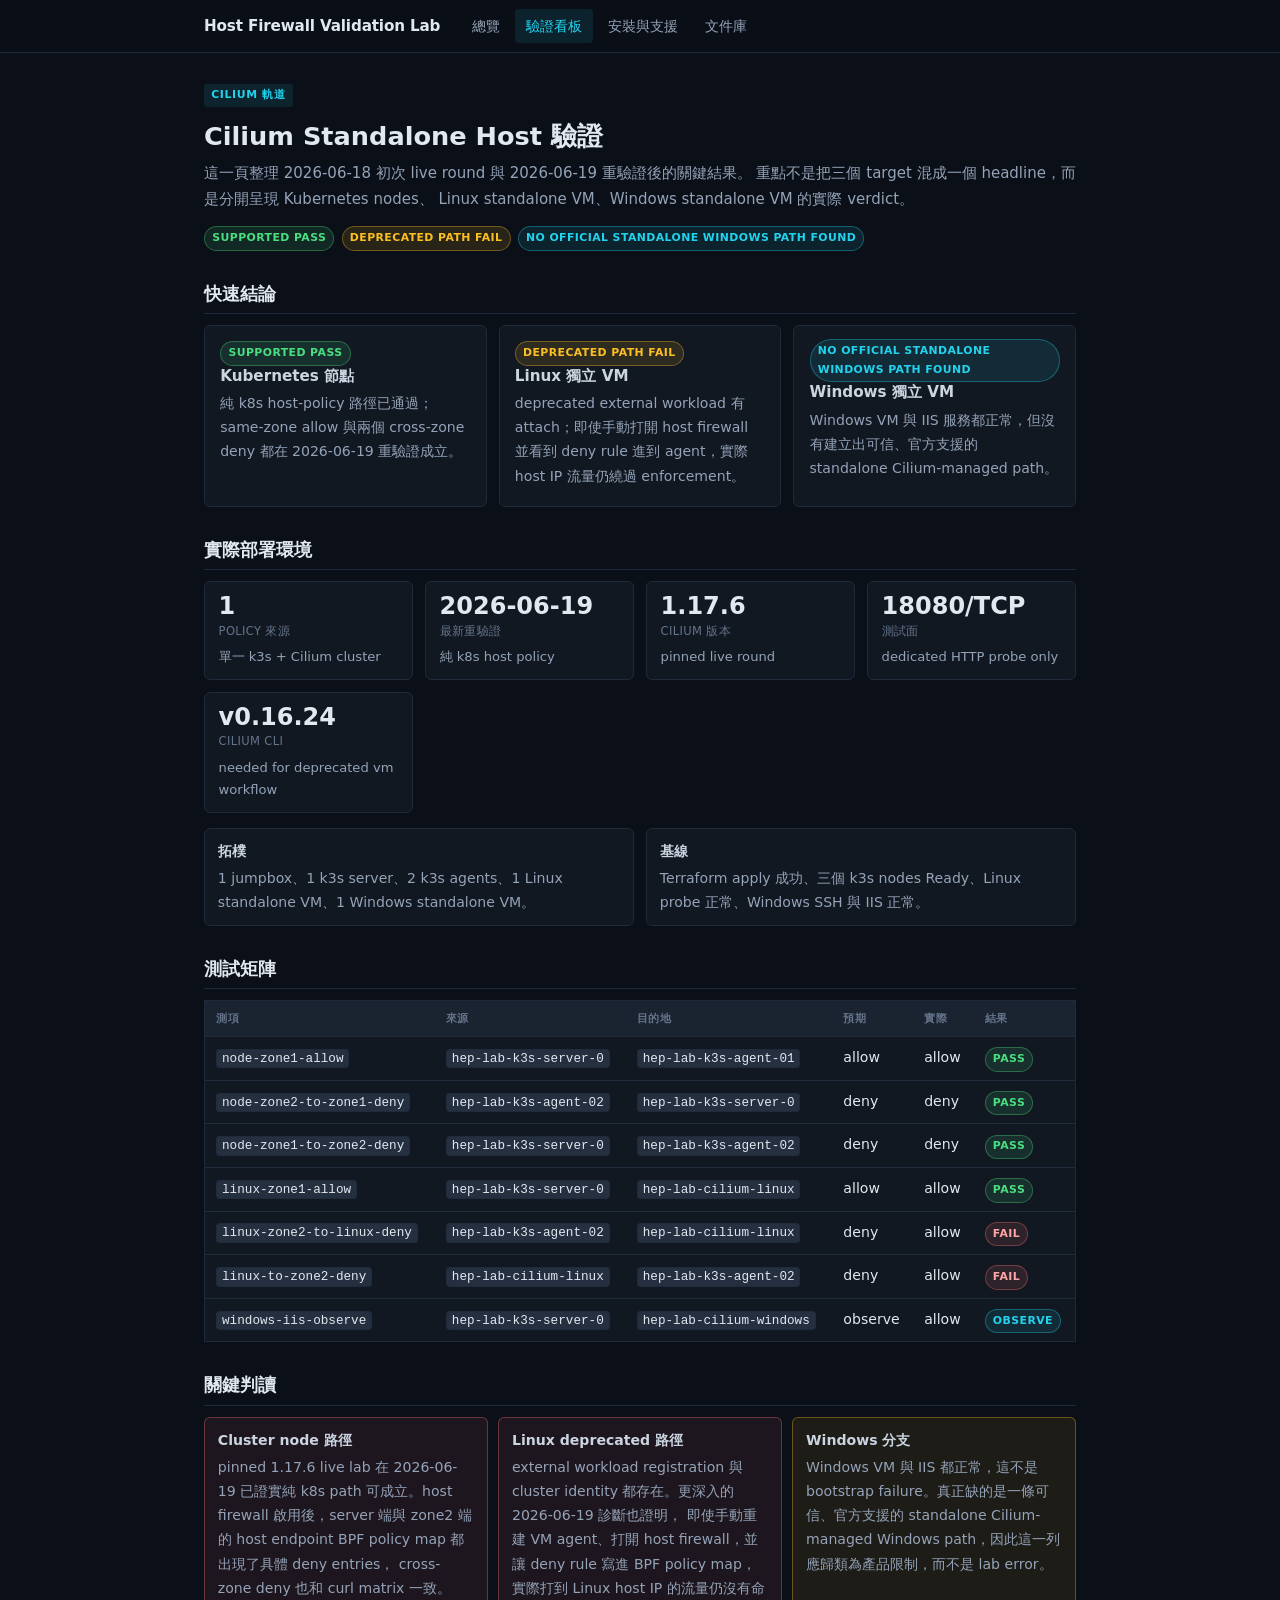
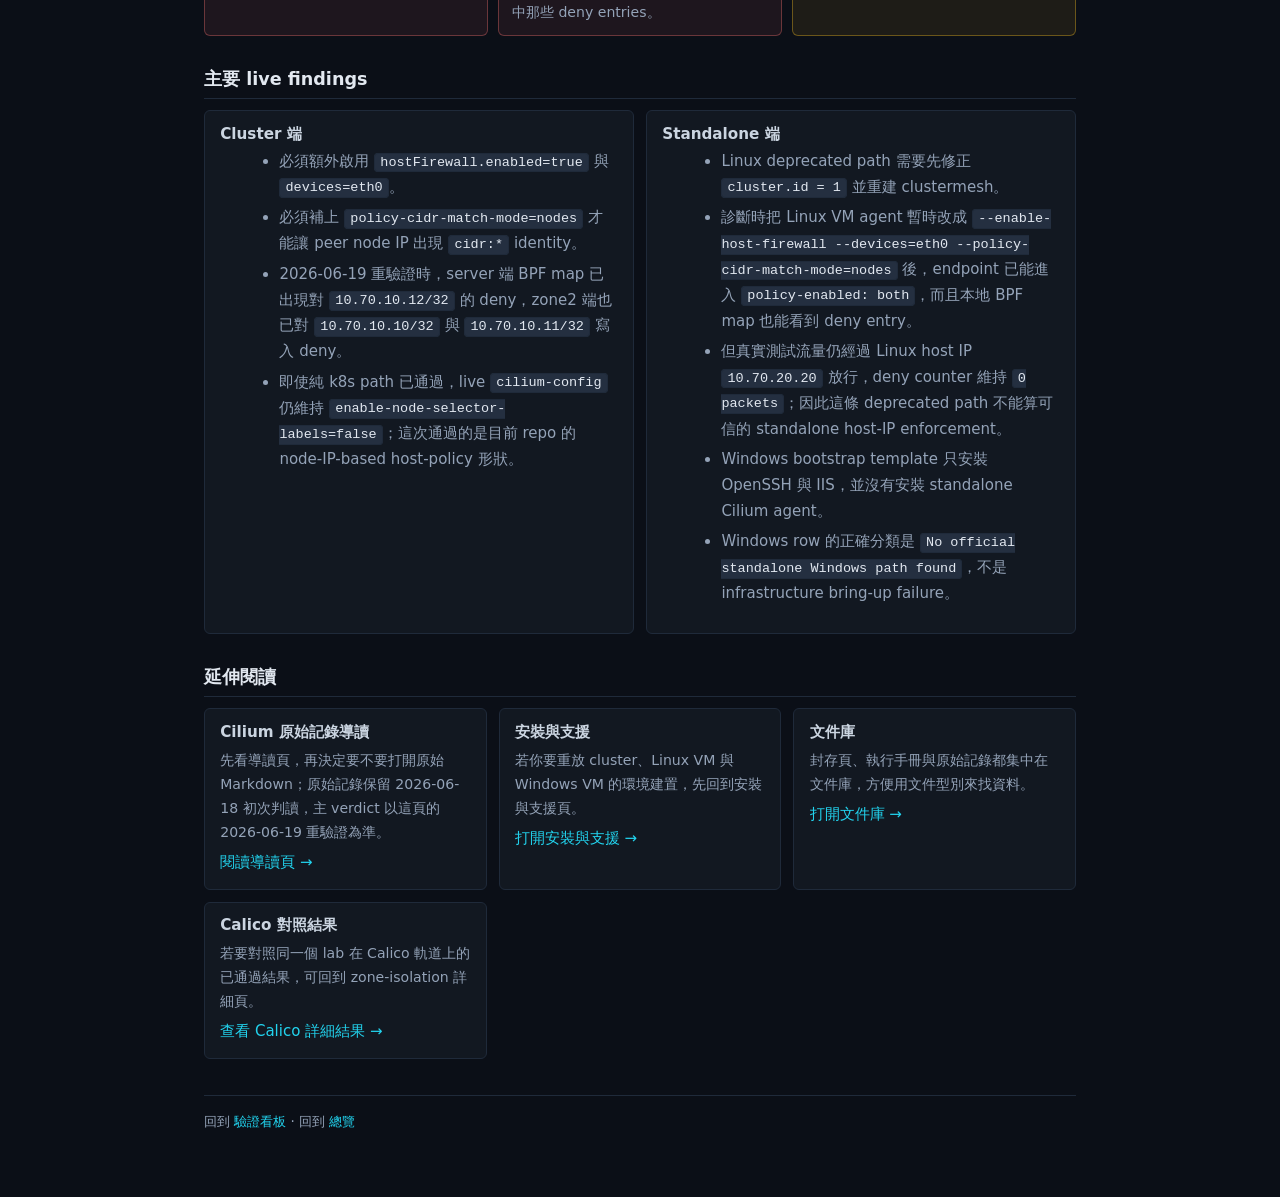
<file: docs/experiments/cilium-standalone-validation.html>
<!DOCTYPE html>
<html lang="zh-Hant">
<head>
  <meta charset="utf-8">
  <meta name="viewport" content="width=device-width, initial-scale=1">
  <title>Cilium Standalone Validation · Host Firewall Validation Lab</title>
  <link rel="stylesheet" href="../assets/site.css">
</head>
<body>
  <header class="topnav">
    <div class="topnav-inner">
      <a class="brand" href="../index.html">Host Firewall Validation Lab</a>
      <nav class="topnav-links" aria-label="Primary">
        <a href="../index.html">總覽</a>
        <a href="../experiments.html" class="active">驗證看板</a>
        <a href="../install.html">安裝與支援</a>
        <a href="../library.html">文件庫</a>
      </nav>
    </div>
  </header>

  <main class="shell">
    <div class="hero">
      <span class="eyebrow">Cilium 軌道</span>
      <h1>Cilium Standalone Host 驗證</h1>
      <p>
        這一頁整理 2026-06-18 初次 live round 與 2026-06-19 重驗證後的關鍵結果。
        重點不是把三個 target 混成一個 headline，而是分開呈現 Kubernetes nodes、
        Linux standalone VM、Windows standalone VM 的實際 verdict。
      </p>
      <div class="verdict-list">
        <span class="badge success">Supported pass</span>
        <span class="badge warn">Deprecated path fail</span>
        <span class="badge neutral">No official standalone Windows path found</span>
      </div>
    </div>

    <section class="section">
      <h2>快速結論</h2>
      <div class="grid three">
        <article class="card">
          <span class="badge success">Supported pass</span>
          <h3>Kubernetes 節點</h3>
          <p>純 k8s host-policy 路徑已通過；same-zone allow 與兩個 cross-zone deny 都在 2026-06-19 重驗證成立。</p>
        </article>
        <article class="card">
          <span class="badge warn">Deprecated path fail</span>
          <h3>Linux 獨立 VM</h3>
          <p>deprecated external workload 有 attach；即使手動打開 host firewall 並看到 deny rule 進到 agent，實際 host IP 流量仍繞過 enforcement。</p>
        </article>
        <article class="card">
          <span class="badge neutral">No official standalone Windows path found</span>
          <h3>Windows 獨立 VM</h3>
          <p>Windows VM 與 IIS 服務都正常，但沒有建立出可信、官方支援的 standalone Cilium-managed path。</p>
        </article>
      </div>
    </section>

    <section class="section">
      <h2>實際部署環境</h2>
      <div class="grid four">
        <div class="stat">
          <div class="value">1</div>
          <div class="label">Policy 來源</div>
          <div class="sub">單一 k3s + Cilium cluster</div>
        </div>
        <div class="stat">
          <div class="value">2026-06-19</div>
          <div class="label">最新重驗證</div>
          <div class="sub">純 k8s host policy</div>
        </div>
        <div class="stat">
          <div class="value">1.17.6</div>
          <div class="label">Cilium 版本</div>
          <div class="sub">pinned live round</div>
        </div>
        <div class="stat">
          <div class="value">18080/TCP</div>
          <div class="label">測試面</div>
          <div class="sub">dedicated HTTP probe only</div>
        </div>
        <div class="stat">
          <div class="value">v0.16.24</div>
          <div class="label">Cilium CLI</div>
          <div class="sub">needed for deprecated vm workflow</div>
        </div>
      </div>
      <div class="grid two" style="margin-top:0.9rem">
        <div class="callout">
          <strong>拓樸</strong>
          <p>1 jumpbox、1 k3s server、2 k3s agents、1 Linux standalone VM、1 Windows standalone VM。</p>
        </div>
        <div class="callout">
          <strong>基線</strong>
          <p>Terraform apply 成功、三個 k3s nodes Ready、Linux probe 正常、Windows SSH 與 IIS 正常。</p>
        </div>
      </div>
    </section>

    <section class="section">
      <h2>測試矩陣</h2>
      <table>
        <thead>
          <tr>
            <th>測項</th>
            <th>來源</th>
            <th>目的地</th>
            <th>預期</th>
            <th>實際</th>
            <th>結果</th>
          </tr>
        </thead>
        <tbody>
          <tr>
            <td><code>node-zone1-allow</code></td>
            <td><code>hep-lab-k3s-server-0</code></td>
            <td><code>hep-lab-k3s-agent-01</code></td>
            <td>allow</td>
            <td>allow</td>
            <td><span class="badge success">PASS</span></td>
          </tr>
          <tr>
            <td><code>node-zone2-to-zone1-deny</code></td>
            <td><code>hep-lab-k3s-agent-02</code></td>
            <td><code>hep-lab-k3s-server-0</code></td>
            <td>deny</td>
            <td>deny</td>
            <td><span class="badge success">PASS</span></td>
          </tr>
          <tr>
            <td><code>node-zone1-to-zone2-deny</code></td>
            <td><code>hep-lab-k3s-server-0</code></td>
            <td><code>hep-lab-k3s-agent-02</code></td>
            <td>deny</td>
            <td>deny</td>
            <td><span class="badge success">PASS</span></td>
          </tr>
          <tr>
            <td><code>linux-zone1-allow</code></td>
            <td><code>hep-lab-k3s-server-0</code></td>
            <td><code>hep-lab-cilium-linux</code></td>
            <td>allow</td>
            <td>allow</td>
            <td><span class="badge success">PASS</span></td>
          </tr>
          <tr>
            <td><code>linux-zone2-to-linux-deny</code></td>
            <td><code>hep-lab-k3s-agent-02</code></td>
            <td><code>hep-lab-cilium-linux</code></td>
            <td>deny</td>
            <td>allow</td>
            <td><span class="badge danger">FAIL</span></td>
          </tr>
          <tr>
            <td><code>linux-to-zone2-deny</code></td>
            <td><code>hep-lab-cilium-linux</code></td>
            <td><code>hep-lab-k3s-agent-02</code></td>
            <td>deny</td>
            <td>allow</td>
            <td><span class="badge danger">FAIL</span></td>
          </tr>
          <tr>
            <td><code>windows-iis-observe</code></td>
            <td><code>hep-lab-k3s-server-0</code></td>
            <td><code>hep-lab-cilium-windows</code></td>
            <td>observe</td>
            <td>allow</td>
            <td><span class="badge neutral">OBSERVE</span></td>
          </tr>
        </tbody>
      </table>
    </section>

    <section class="section">
      <h2>關鍵判讀</h2>
      <div class="callout-grid">
        <article class="callout fail">
          <strong>Cluster node 路徑</strong>
          <p>
            pinned 1.17.6 live lab 在 2026-06-19 已證實純 k8s path 可成立。host firewall
            啟用後，server 端與 zone2 端的 host endpoint BPF policy map 都出現了具體 deny entries，
            cross-zone deny 也和 curl matrix 一致。
          </p>
        </article>
        <article class="callout fail">
          <strong>Linux deprecated 路徑</strong>
          <p>
            external workload registration 與 cluster identity 都存在。更深入的 2026-06-19 診斷也證明，
            即使手動重建 VM agent、打開 host firewall，並讓 deny rule 寫進 BPF policy map，
            實際打到 Linux host IP 的流量仍沒有命中那些 deny entries。
          </p>
        </article>
        <article class="callout limitation">
          <strong>Windows 分支</strong>
          <p>
            Windows VM 與 IIS 都正常，這不是 bootstrap failure。真正缺的是一條可信、官方支援的
            standalone Cilium-managed Windows path，因此這一列應歸類為產品限制，而不是 lab error。
          </p>
        </article>
      </div>
    </section>

    <section class="section">
      <h2>主要 live findings</h2>
      <div class="grid two">
        <div class="card">
          <h3>Cluster 端</h3>
          <ul>
            <li>必須額外啟用 <code>hostFirewall.enabled=true</code> 與 <code>devices=eth0</code>。</li>
            <li>必須補上 <code>policy-cidr-match-mode=nodes</code> 才能讓 peer node IP 出現 <code>cidr:*</code> identity。</li>
            <li>2026-06-19 重驗證時，server 端 BPF map 已出現對 <code>10.70.10.12/32</code> 的 deny，zone2 端也已對 <code>10.70.10.10/32</code> 與 <code>10.70.10.11/32</code> 寫入 deny。</li>
            <li>即使純 k8s path 已通過，live <code>cilium-config</code> 仍維持 <code>enable-node-selector-labels=false</code>；這次通過的是目前 repo 的 node-IP-based host-policy 形狀。</li>
          </ul>
        </div>
        <div class="card">
          <h3>Standalone 端</h3>
          <ul>
            <li>Linux deprecated path 需要先修正 <code>cluster.id = 1</code> 並重建 clustermesh。</li>
            <li>診斷時把 Linux VM agent 暫時改成 <code>--enable-host-firewall --devices=eth0 --policy-cidr-match-mode=nodes</code> 後，endpoint 已能進入 <code>policy-enabled: both</code>，而且本地 BPF map 也能看到 deny entry。</li>
            <li>但真實測試流量仍經過 Linux host IP <code>10.70.20.20</code> 放行，deny counter 維持 <code>0 packets</code>；因此這條 deprecated path 不能算可信的 standalone host-IP enforcement。</li>
            <li>Windows bootstrap template 只安裝 OpenSSH 與 IIS，並沒有安裝 standalone Cilium agent。</li>
            <li>Windows row 的正確分類是 <code>No official standalone Windows path found</code>，不是 infrastructure bring-up failure。</li>
          </ul>
        </div>
      </div>
    </section>

    <section class="section">
      <h2>延伸閱讀</h2>
      <div class="grid two">
        <div class="card">
          <h3>Cilium 原始記錄導讀</h3>
          <p>先看導讀頁，再決定要不要打開原始 Markdown；原始記錄保留 2026-06-18 初次判讀，主 verdict 以這頁的 2026-06-19 重驗證為準。</p>
          <a href="../references/cilium-live-record.html">閱讀導讀頁 →</a>
        </div>
        <div class="card">
          <h3>安裝與支援</h3>
          <p>若你要重放 cluster、Linux VM 與 Windows VM 的環境建置，先回到安裝與支援頁。</p>
          <a href="../install.html#step1">打開安裝與支援 →</a>
        </div>
        <div class="card">
          <h3>文件庫</h3>
          <p>封存頁、執行手冊與原始記錄都集中在文件庫，方便用文件型別來找資料。</p>
          <a href="../library.html#records">打開文件庫 →</a>
        </div>
        <div class="card">
          <h3>Calico 對照結果</h3>
          <p>若要對照同一個 lab 在 Calico 軌道上的已通過結果，可回到 zone-isolation 詳細頁。</p>
          <a href="./zone-isolation.html">查看 Calico 詳細結果 →</a>
        </div>
      </div>
    </section>

    <section class="footer">
      <p>
        回到 <a href="../experiments.html">驗證看板</a> ·
        回到 <a href="../index.html">總覽</a>
      </p>
    </section>
  </main>

  <script>
    (function() {
      document.querySelectorAll('pre').forEach(function(pre) {
        var btn = document.createElement('button');
        btn.className = 'copy-btn';
        btn.textContent = 'copy';
        btn.addEventListener('click', function() {
          var text = pre.innerText || pre.textContent;
          navigator.clipboard.writeText(text.trim()).then(function() {
            var orig = btn.textContent;
            btn.textContent = 'copied';
            setTimeout(function(){ btn.textContent = orig; }, 1400);
          });
        });
        pre.appendChild(btn);
      });
    })();
  </script>
</body>
</html>
</file>
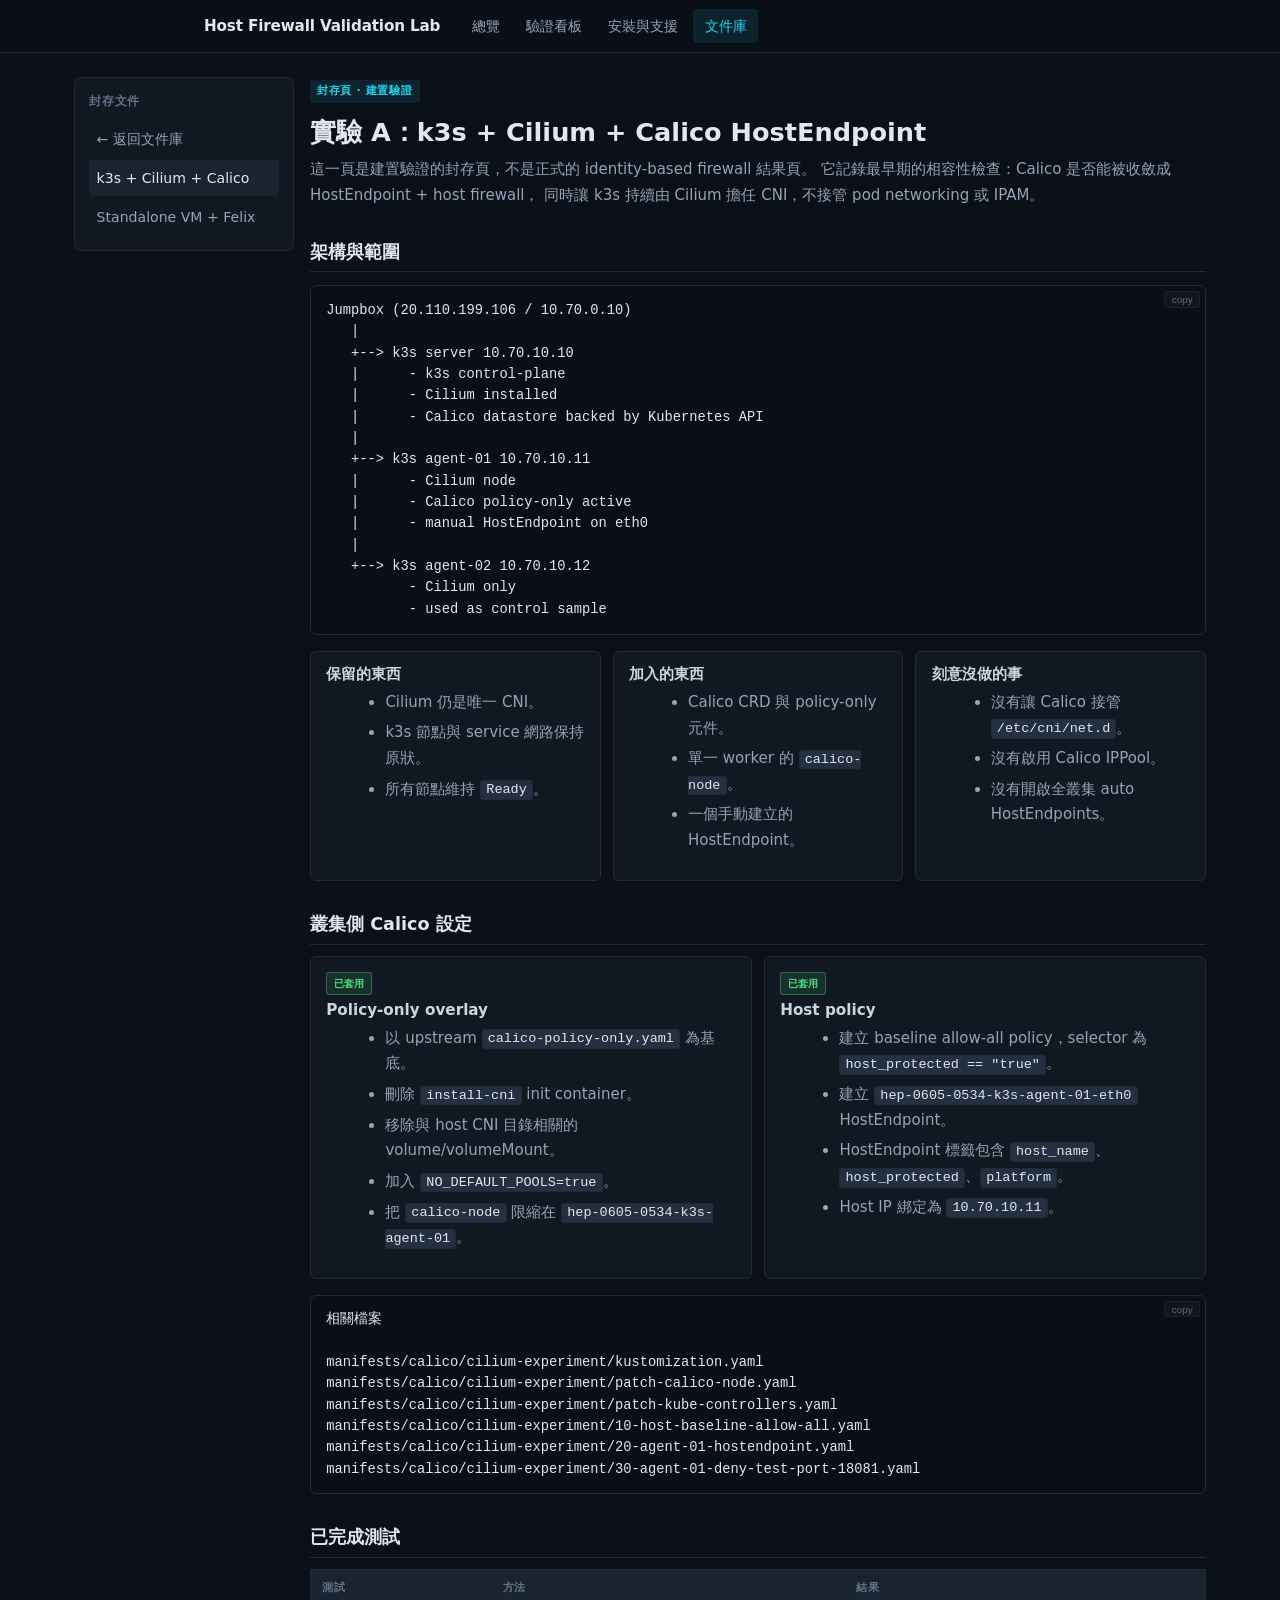
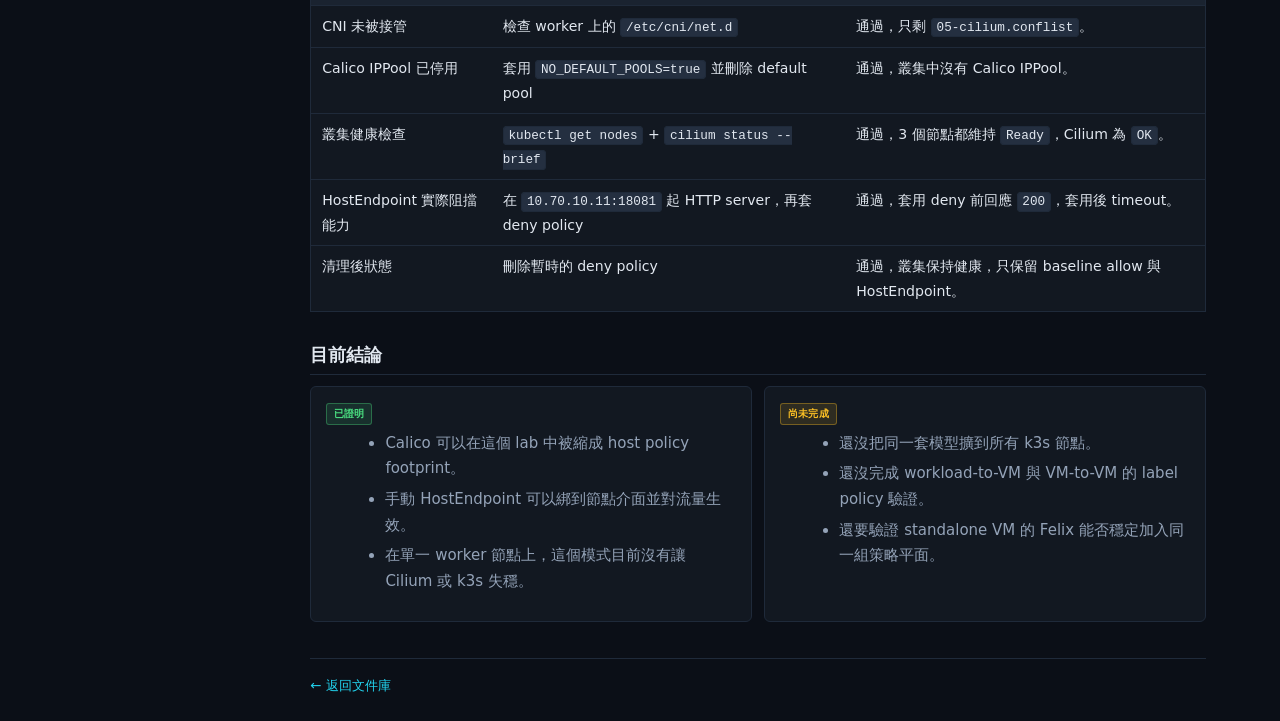
<file: docs/experiments/k3s-cilium-hostendpoint.html>
<!DOCTYPE html>
<html lang="zh-Hant">
<head>
  <meta charset="utf-8">
  <meta name="viewport" content="width=device-width, initial-scale=1">
  <title>封存：k3s + Cilium + Calico HostEndpoint · Host Firewall Validation Lab</title>
  <link rel="stylesheet" href="../assets/site.css">
</head>
<body>
  <header class="topnav">
    <div class="topnav-inner">
      <a class="brand" href="../index.html">Host Firewall Validation Lab</a>
      <nav class="topnav-links">
        <a href="../index.html">總覽</a>
        <a href="../experiments.html">驗證看板</a>
        <a href="../install.html">安裝與支援</a>
        <a href="../library.html" class="active">文件庫</a>
      </nav>
    </div>
  </header>

  <div class="page">
    <aside class="sidebar">
      <div class="sidebar-title">封存文件</div>
      <nav>
        <a href="../library.html#archives">← 返回文件庫</a>
        <a href="k3s-cilium-hostendpoint.html" class="active">k3s + Cilium + Calico</a>
        <a href="standalone-vm-hostendpoint.html">Standalone VM + Felix</a>
      </nav>
    </aside>

    <main class="main">
      <div class="hero">
        <span class="eyebrow">封存頁 · 建置驗證</span>
        <h1>實驗 A：k3s + Cilium + Calico HostEndpoint</h1>
        <p>
          這一頁是建置驗證的封存頁，不是正式的 identity-based firewall 結果頁。
          它記錄最早期的相容性檢查：Calico 是否能被收斂成 HostEndpoint + host firewall，
          同時讓 k3s 持續由 Cilium 擔任 CNI，不接管 pod networking 或 IPAM。
        </p>
      </div>

    <section class="section">
      <h2>架構與範圍</h2>
      <div class="diagram"><pre>Jumpbox (20.110.199.106 / 10.70.0.10)
   |
   +--> k3s server 10.70.10.10
   |      - k3s control-plane
   |      - Cilium installed
   |      - Calico datastore backed by Kubernetes API
   |
   +--> k3s agent-01 10.70.10.11
   |      - Cilium node
   |      - Calico policy-only active
   |      - manual HostEndpoint on eth0
   |
   +--> k3s agent-02 10.70.10.12
          - Cilium only
          - used as control sample
</pre></div>
      <div class="grid three" style="margin-top: 1rem;">
        <article class="card">
          <h3>保留的東西</h3>
          <ul>
            <li>Cilium 仍是唯一 CNI。</li>
            <li>k3s 節點與 service 網路保持原狀。</li>
            <li>所有節點維持 <code>Ready</code>。</li>
          </ul>
        </article>
        <article class="card">
          <h3>加入的東西</h3>
          <ul>
            <li>Calico CRD 與 policy-only 元件。</li>
            <li>單一 worker 的 <code>calico-node</code>。</li>
            <li>一個手動建立的 HostEndpoint。</li>
          </ul>
        </article>
        <article class="card">
          <h3>刻意沒做的事</h3>
          <ul>
            <li>沒有讓 Calico 接管 <code>/etc/cni/net.d</code>。</li>
            <li>沒有啟用 Calico IPPool。</li>
            <li>沒有開啟全叢集 auto HostEndpoints。</li>
          </ul>
        </article>
      </div>
    </section>

    <section class="section">
      <h2>叢集側 Calico 設定</h2>
      <div class="grid two">
        <article class="card">
          <span class="status ok">已套用</span>
          <h3>Policy-only overlay</h3>
          <ul>
            <li>以 upstream <code>calico-policy-only.yaml</code> 為基底。</li>
            <li>刪除 <code>install-cni</code> init container。</li>
            <li>移除與 host CNI 目錄相關的 volume/volumeMount。</li>
            <li>加入 <code>NO_DEFAULT_POOLS=true</code>。</li>
            <li>把 <code>calico-node</code> 限縮在 <code>hep-0605-0534-k3s-agent-01</code>。</li>
          </ul>
        </article>
        <article class="card">
          <span class="status ok">已套用</span>
          <h3>Host policy</h3>
          <ul>
            <li>建立 baseline allow-all policy，selector 為 <code>host_protected == "true"</code>。</li>
            <li>建立 <code>hep-0605-0534-k3s-agent-01-eth0</code> HostEndpoint。</li>
            <li>HostEndpoint 標籤包含 <code>host_name</code>、<code>host_protected</code>、<code>platform</code>。</li>
            <li>Host IP 綁定為 <code>10.70.10.11</code>。</li>
          </ul>
        </article>
      </div>
      <div class="code" style="margin-top: 1rem;"><pre>相關檔案

manifests/calico/cilium-experiment/kustomization.yaml
manifests/calico/cilium-experiment/patch-calico-node.yaml
manifests/calico/cilium-experiment/patch-kube-controllers.yaml
manifests/calico/cilium-experiment/10-host-baseline-allow-all.yaml
manifests/calico/cilium-experiment/20-agent-01-hostendpoint.yaml
manifests/calico/cilium-experiment/30-agent-01-deny-test-port-18081.yaml
</pre></div>
    </section>

    <section class="section">
      <h2>已完成測試</h2>
      <table>
        <thead>
          <tr>
            <th>測試</th>
            <th>方法</th>
            <th>結果</th>
          </tr>
        </thead>
        <tbody>
          <tr>
            <td>CNI 未被接管</td>
            <td>檢查 worker 上的 <code>/etc/cni/net.d</code></td>
            <td>通過，只剩 <code>05-cilium.conflist</code>。</td>
          </tr>
          <tr>
            <td>Calico IPPool 已停用</td>
            <td>套用 <code>NO_DEFAULT_POOLS=true</code> 並刪除 default pool</td>
            <td>通過，叢集中沒有 Calico IPPool。</td>
          </tr>
          <tr>
            <td>叢集健康檢查</td>
            <td><code>kubectl get nodes</code> + <code>cilium status --brief</code></td>
            <td>通過，3 個節點都維持 <code>Ready</code>，Cilium 為 <code>OK</code>。</td>
          </tr>
          <tr>
            <td>HostEndpoint 實際阻擋能力</td>
            <td>在 <code>10.70.10.11:18081</code> 起 HTTP server，再套 deny policy</td>
            <td>通過，套用 deny 前回應 <code>200</code>，套用後 timeout。</td>
          </tr>
          <tr>
            <td>清理後狀態</td>
            <td>刪除暫時的 deny policy</td>
            <td>通過，叢集保持健康，只保留 baseline allow 與 HostEndpoint。</td>
          </tr>
        </tbody>
      </table>
    </section>

    <section class="section">
      <h2>目前結論</h2>
      <div class="grid two">
        <article class="card">
          <span class="status ok">已證明</span>
          <ul>
            <li>Calico 可以在這個 lab 中被縮成 host policy footprint。</li>
            <li>手動 HostEndpoint 可以綁到節點介面並對流量生效。</li>
            <li>在單一 worker 節點上，這個模式目前沒有讓 Cilium 或 k3s 失穩。</li>
          </ul>
        </article>
        <article class="card">
          <span class="status warn">尚未完成</span>
          <ul>
            <li>還沒把同一套模型擴到所有 k3s 節點。</li>
            <li>還沒完成 workload-to-VM 與 VM-to-VM 的 label policy 驗證。</li>
            <li>還要驗證 standalone VM 的 Felix 能否穩定加入同一組策略平面。</li>
          </ul>
        </article>
      </div>
    </section>

      <section class="footer">
        <p><a href="../library.html#archives">← 返回文件庫</a></p>
      </section>
    </main>
  </div>

  <script>
    (function() {
      document.querySelectorAll('pre').forEach(function(pre) {
        var btn = document.createElement('button');
        btn.className = 'copy-btn';
        btn.textContent = 'copy';
        btn.addEventListener('click', function() {
          var text = pre.innerText || pre.textContent;
          navigator.clipboard.writeText(text.trim()).then(function() {
            var orig = btn.textContent;
            btn.textContent = 'copied';
            setTimeout(function(){ btn.textContent = orig; }, 1400);
          });
        });
        pre.appendChild(btn);
      });
    })();
  </script>
</body>
</html>
</file>
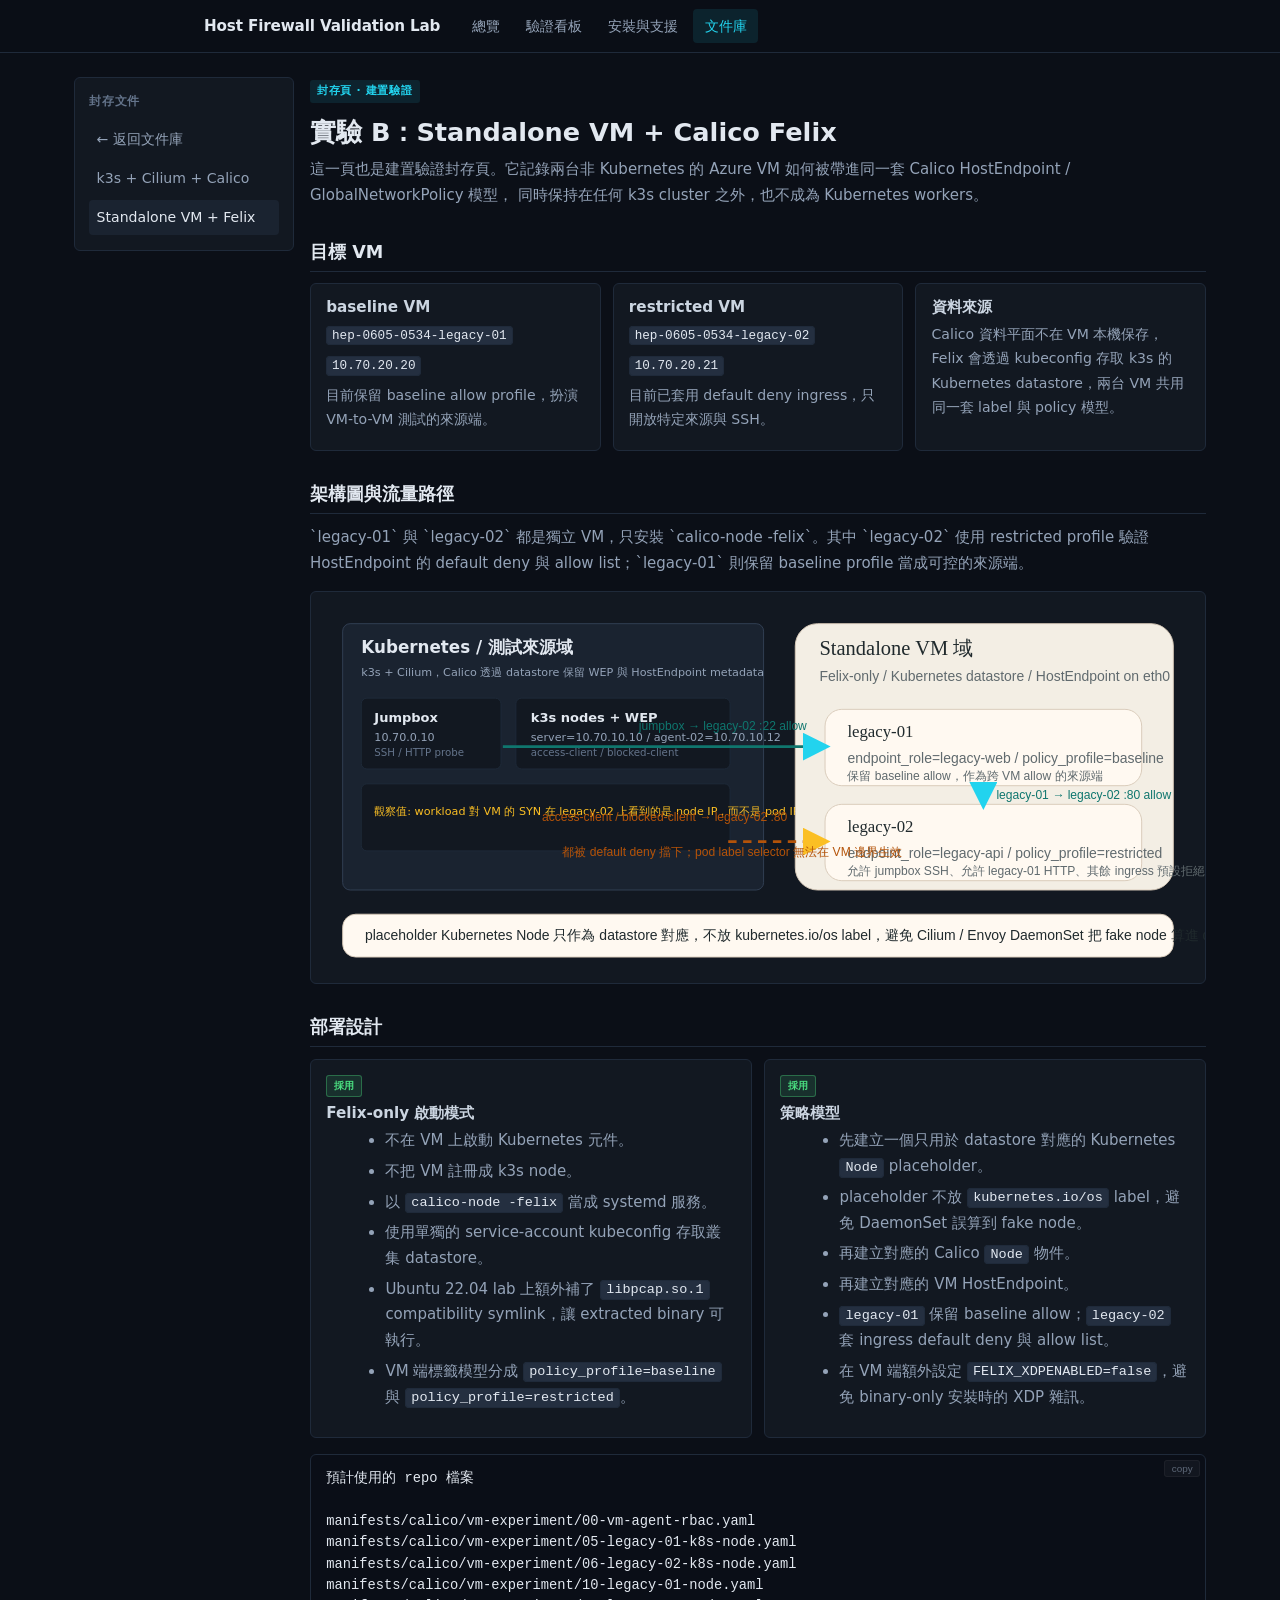
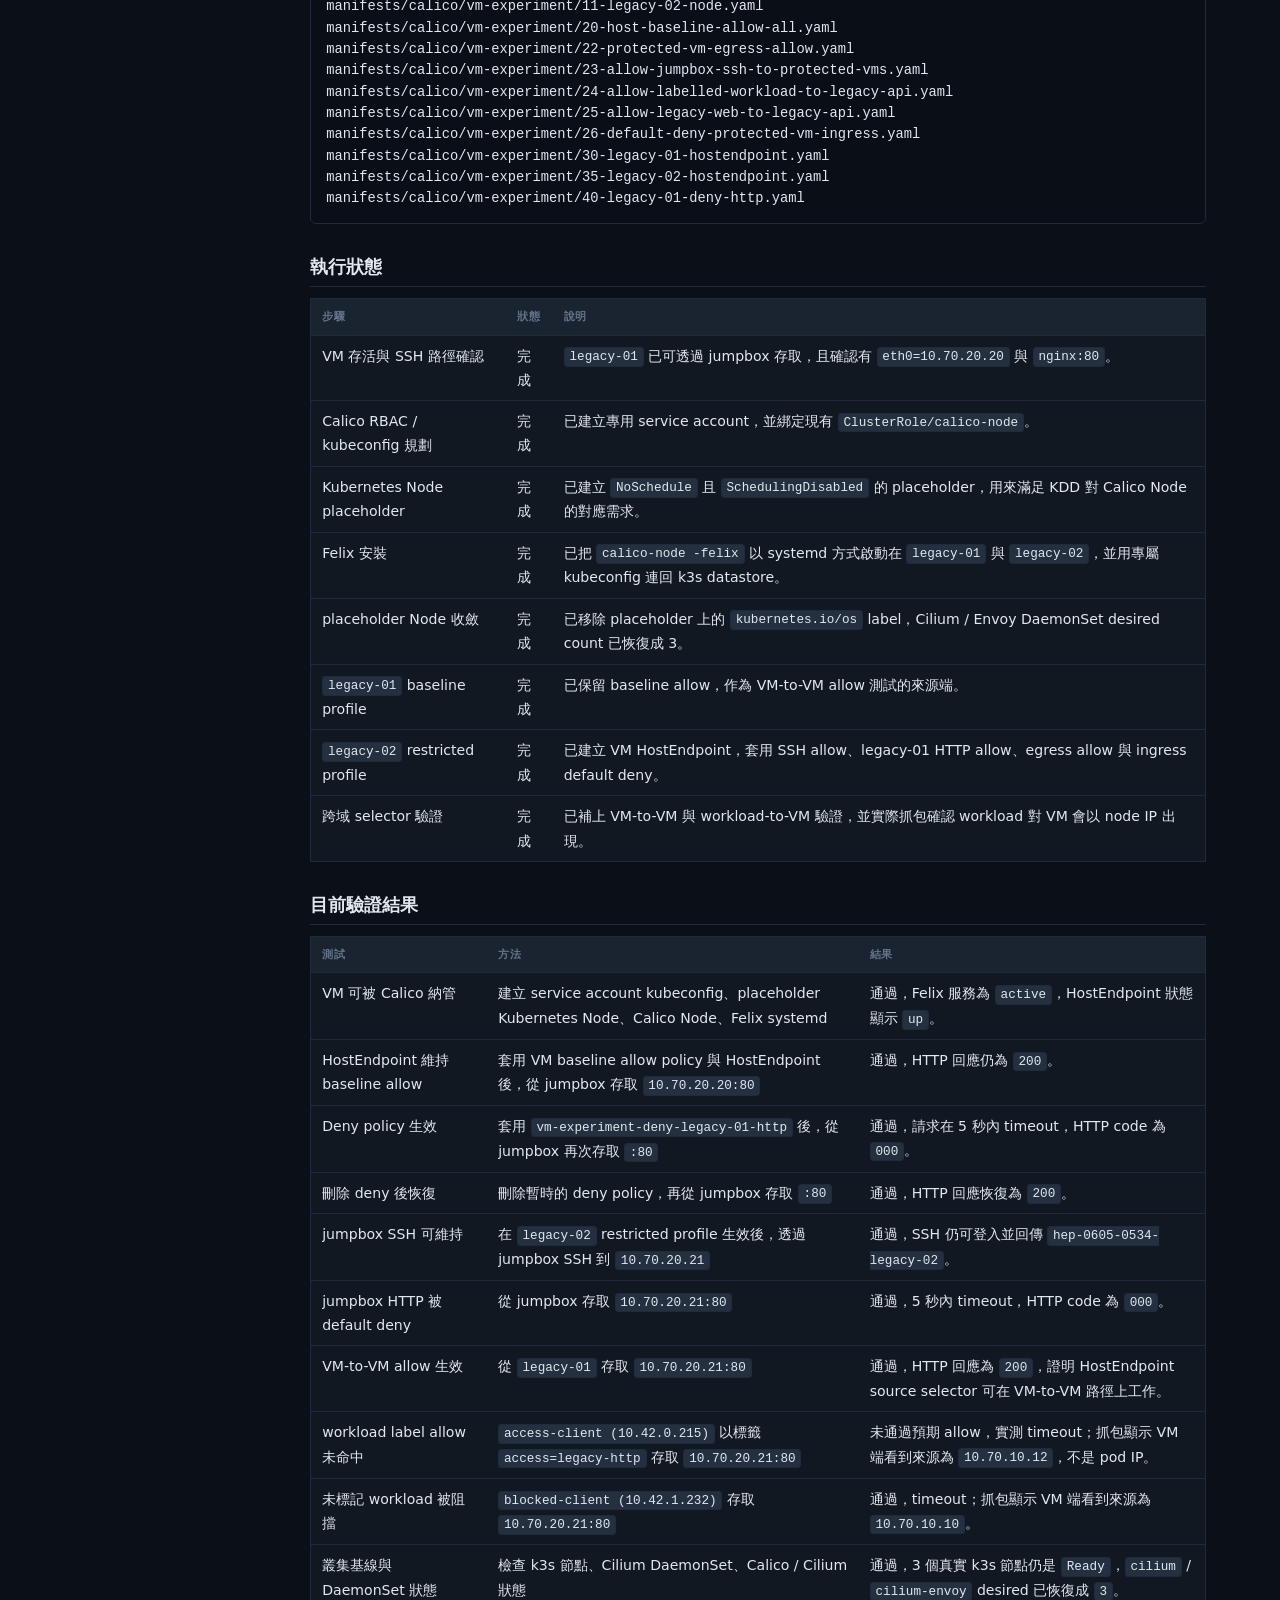
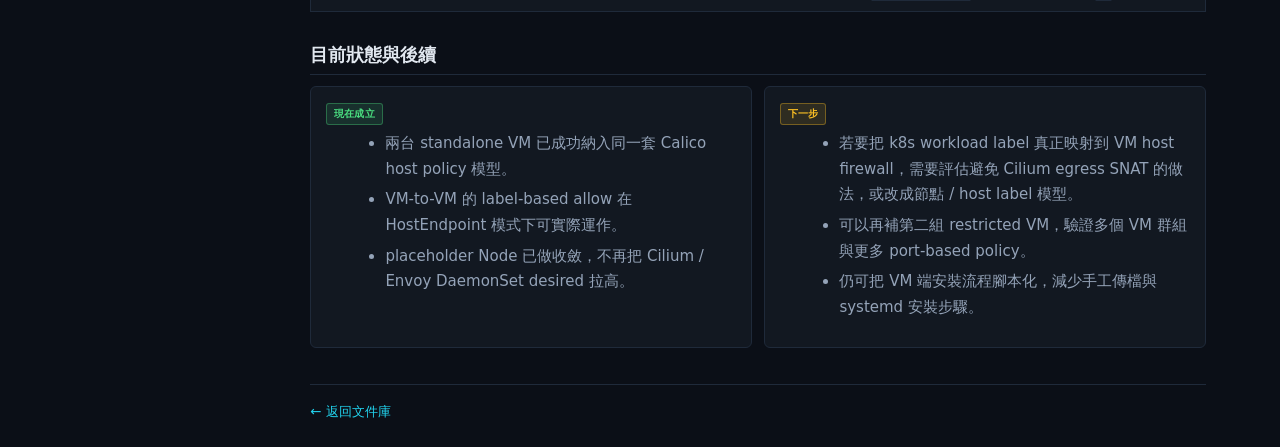
<file: docs/experiments/standalone-vm-hostendpoint.html>
<!DOCTYPE html>
<html lang="zh-Hant">
<head>
  <meta charset="utf-8">
  <meta name="viewport" content="width=device-width, initial-scale=1">
  <title>封存：Standalone VM + Calico Felix · Host Firewall Validation Lab</title>
  <link rel="stylesheet" href="../assets/site.css">
</head>
<body>
  <header class="topnav">
    <div class="topnav-inner">
      <a class="brand" href="../index.html">Host Firewall Validation Lab</a>
      <nav class="topnav-links">
        <a href="../index.html">總覽</a>
        <a href="../experiments.html">驗證看板</a>
        <a href="../install.html">安裝與支援</a>
        <a href="../library.html" class="active">文件庫</a>
      </nav>
    </div>
  </header>

  <div class="page">
    <aside class="sidebar">
      <div class="sidebar-title">封存文件</div>
      <nav>
        <a href="../library.html#archives">← 返回文件庫</a>
        <a href="k3s-cilium-hostendpoint.html">k3s + Cilium + Calico</a>
        <a href="standalone-vm-hostendpoint.html" class="active">Standalone VM + Felix</a>
      </nav>
    </aside>

    <main class="main">
      <div class="hero">
        <span class="eyebrow">封存頁 · 建置驗證</span>
        <h1>實驗 B：Standalone VM + Calico Felix</h1>
        <p>
          這一頁也是建置驗證封存頁。它記錄兩台非 Kubernetes 的 Azure VM
          如何被帶進同一套 Calico HostEndpoint / GlobalNetworkPolicy 模型，
          同時保持在任何 k3s cluster 之外，也不成為 Kubernetes workers。
        </p>
      </div>

    <section class="section">
      <h2>目標 VM</h2>
      <div class="grid three">
        <article class="card">
          <h3>baseline VM</h3>
          <p><code>hep-0605-0534-legacy-01</code></p>
          <p><code>10.70.20.20</code></p>
          <p>目前保留 baseline allow profile，扮演 VM-to-VM 測試的來源端。</p>
        </article>
        <article class="card">
          <h3>restricted VM</h3>
          <p><code>hep-0605-0534-legacy-02</code></p>
          <p><code>10.70.20.21</code></p>
          <p>目前已套用 default deny ingress，只開放特定來源與 SSH。</p>
        </article>
        <article class="card">
          <h3>資料來源</h3>
          <p>Calico 資料平面不在 VM 本機保存，Felix 會透過 kubeconfig 存取 k3s 的 Kubernetes datastore，兩台 VM 共用同一套 label 與 policy 模型。</p>
        </article>
      </div>
    </section>

    <section class="section">
      <h2>架構圖與流量路徑</h2>
      <p>
        `legacy-01` 與 `legacy-02` 都是獨立 VM，只安裝 `calico-node -felix`。其中 `legacy-02`
        使用 restricted profile 驗證 HostEndpoint 的 default deny 與 allow list；`legacy-01` 則保留 baseline
        profile 當成可控的來源端。
      </p>
      <div class="figure-frame">
        <svg viewBox="0 0 960 420" role="img" aria-label="Standalone VM Calico 實驗架構圖">
          <defs>
            <marker id="vm-arrow" markerWidth="10" markerHeight="10" refX="8" refY="5" orient="auto-start-reverse">
              <path d="M 0 0 L 10 5 L 0 10 z" fill="#22d3ee"></path>
            </marker>
            <marker id="vm-arrow-warn" markerWidth="10" markerHeight="10" refX="8" refY="5" orient="auto-start-reverse">
              <path d="M 0 0 L 10 5 L 0 10 z" fill="#fbbf24"></path>
            </marker>
          </defs>

          <rect x="34" y="34" width="452" height="286" rx="8" fill="#1a2330" stroke="#334155"></rect>
          <text x="54" y="66" fill="#e2e8f0" font-size="18" font-family="ui-sans-serif, system-ui, sans-serif" font-weight="600">Kubernetes / 測試來源域</text>
          <text x="54" y="90" fill="#94a3b8" font-size="12" font-family="ui-sans-serif, system-ui, sans-serif">k3s + Cilium，Calico 透過 datastore 保留 WEP 與 HostEndpoint metadata</text>

          <rect x="54" y="114" width="150" height="76" rx="6" fill="#121821" stroke="#1f2a3a"></rect>
          <text x="68" y="140" fill="#e2e8f0" font-size="14" font-family="ui-sans-serif, system-ui, sans-serif" font-weight="600">Jumpbox</text>
          <text x="68" y="160" fill="#94a3b8" font-size="12" font-family="ui-sans-serif, system-ui, sans-serif">10.70.0.10</text>
          <text x="68" y="176" fill="#64748b" font-size="11" font-family="ui-sans-serif, system-ui, sans-serif">SSH / HTTP probe</text>

          <rect x="220" y="114" width="230" height="76" rx="6" fill="#121821" stroke="#1f2a3a"></rect>
          <text x="236" y="140" fill="#e2e8f0" font-size="14" font-family="ui-sans-serif, system-ui, sans-serif" font-weight="600">k3s nodes + WEP</text>
          <text x="236" y="160" fill="#94a3b8" font-size="12" font-family="ui-sans-serif, system-ui, sans-serif">server=10.70.10.10 / agent-02=10.70.10.12</text>
          <text x="236" y="176" fill="#64748b" font-size="11" font-family="ui-sans-serif, system-ui, sans-serif">access-client / blocked-client</text>

          <rect x="54" y="206" width="396" height="72" rx="6" fill="#121821" stroke="#1f2a3a"></rect>
          <text x="68" y="240" fill="#fbbf24" font-size="12" font-family="ui-sans-serif, system-ui, sans-serif">
            觀察值: workload 對 VM 的 SYN 在 legacy-02 上看到的是 node IP，而不是 pod IP
          </text>

          <rect x="520" y="34" width="406" height="286" rx="24" fill="#f3eee4" stroke="#d8cab8"></rect>
          <text x="546" y="68" fill="#202a2d" font-size="22" font-family="Noto Serif TC, PMingLiU, Georgia, serif">Standalone VM 域</text>
          <text x="546" y="96" fill="#606a6e" font-size="15" font-family="Noto Sans TC, PingFang TC, Microsoft JhengHei, sans-serif">Felix-only / Kubernetes datastore / HostEndpoint on eth0</text>

          <rect x="552" y="126" width="340" height="82" rx="18" fill="#fff9f1" stroke="#d8cab8"></rect>
          <text x="576" y="156" fill="#202a2d" font-size="18" font-family="Noto Serif TC, PMingLiU, Georgia, serif">legacy-01</text>
          <text x="576" y="184" fill="#606a6e" font-size="15" font-family="Noto Sans TC, PingFang TC, Microsoft JhengHei, sans-serif">endpoint_role=legacy-web / policy_profile=baseline</text>
          <text x="576" y="202" fill="#606a6e" font-size="13" font-family="Noto Sans TC, PingFang TC, Microsoft JhengHei, sans-serif">保留 baseline allow，作為跨 VM allow 的來源端</text>

          <rect x="552" y="228" width="340" height="82" rx="18" fill="#fff9f1" stroke="#d8cab8"></rect>
          <text x="576" y="258" fill="#202a2d" font-size="18" font-family="Noto Serif TC, PMingLiU, Georgia, serif">legacy-02</text>
          <text x="576" y="286" fill="#606a6e" font-size="15" font-family="Noto Sans TC, PingFang TC, Microsoft JhengHei, sans-serif">endpoint_role=legacy-api / policy_profile=restricted</text>
          <text x="576" y="304" fill="#606a6e" font-size="13" font-family="Noto Sans TC, PingFang TC, Microsoft JhengHei, sans-serif">允許 jumpbox SSH、允許 legacy-01 HTTP、其餘 ingress 預設拒絕</text>

          <line x1="206" y1="166" x2="552" y2="166" stroke="#0f766e" stroke-width="3" marker-end="url(#vm-arrow)"></line>
          <text x="352" y="148" fill="#0f766e" font-size="13" font-family="Noto Sans TC, PingFang TC, Microsoft JhengHei, sans-serif">jumpbox → legacy-02 :22 allow</text>

          <line x1="722" y1="208" x2="722" y2="228" stroke="#0f766e" stroke-width="3" marker-end="url(#vm-arrow)"></line>
          <text x="736" y="222" fill="#0f766e" font-size="13" font-family="Noto Sans TC, PingFang TC, Microsoft JhengHei, sans-serif">legacy-01 → legacy-02 :80 allow</text>

          <line x1="448" y1="268" x2="552" y2="268" stroke="#b45309" stroke-width="3" stroke-dasharray="9 7" marker-end="url(#vm-arrow-warn)"></line>
          <text x="248" y="246" fill="#b45309" font-size="13" font-family="Noto Sans TC, PingFang TC, Microsoft JhengHei, sans-serif">access-client / blocked-client → legacy-02 :80</text>
          <text x="270" y="284" fill="#b45309" font-size="13" font-family="Noto Sans TC, PingFang TC, Microsoft JhengHei, sans-serif">都被 default deny 擋下；pod label selector 無法在 VM 邊界生效</text>

          <rect x="34" y="346" width="892" height="46" rx="14" fill="#fff9f1" stroke="#d8cab8"></rect>
          <text x="58" y="374" fill="#202a2d" font-size="15" font-family="Noto Sans TC, PingFang TC, Microsoft JhengHei, sans-serif">
            placeholder Kubernetes Node 只作為 datastore 對應，不放 kubernetes.io/os label，避免 Cilium / Envoy DaemonSet 把 fake node 算進 desired。
          </text>
        </svg>
      </div>
    </section>

    <section class="section">
      <h2>部署設計</h2>
      <div class="grid two">
        <article class="card">
          <span class="status ok">採用</span>
          <h3>Felix-only 啟動模式</h3>
          <ul>
            <li>不在 VM 上啟動 Kubernetes 元件。</li>
            <li>不把 VM 註冊成 k3s node。</li>
            <li>以 <code>calico-node -felix</code> 當成 systemd 服務。</li>
            <li>使用單獨的 service-account kubeconfig 存取叢集 datastore。</li>
            <li>Ubuntu 22.04 lab 上額外補了 <code>libpcap.so.1</code> compatibility symlink，讓 extracted binary 可執行。</li>
            <li>VM 端標籤模型分成 <code>policy_profile=baseline</code> 與 <code>policy_profile=restricted</code>。</li>
          </ul>
        </article>
        <article class="card">
          <span class="status ok">採用</span>
          <h3>策略模型</h3>
          <ul>
            <li>先建立一個只用於 datastore 對應的 Kubernetes <code>Node</code> placeholder。</li>
            <li>placeholder 不放 <code>kubernetes.io/os</code> label，避免 DaemonSet 誤算到 fake node。</li>
            <li>再建立對應的 Calico <code>Node</code> 物件。</li>
            <li>再建立對應的 VM HostEndpoint。</li>
            <li><code>legacy-01</code> 保留 baseline allow；<code>legacy-02</code> 套 ingress default deny 與 allow list。</li>
            <li>在 VM 端額外設定 <code>FELIX_XDPENABLED=false</code>，避免 binary-only 安裝時的 XDP 雜訊。</li>
          </ul>
        </article>
      </div>
      <div class="code" style="margin-top: 1rem;"><pre>預計使用的 repo 檔案

manifests/calico/vm-experiment/00-vm-agent-rbac.yaml
manifests/calico/vm-experiment/05-legacy-01-k8s-node.yaml
manifests/calico/vm-experiment/06-legacy-02-k8s-node.yaml
manifests/calico/vm-experiment/10-legacy-01-node.yaml
manifests/calico/vm-experiment/11-legacy-02-node.yaml
manifests/calico/vm-experiment/20-host-baseline-allow-all.yaml
manifests/calico/vm-experiment/22-protected-vm-egress-allow.yaml
manifests/calico/vm-experiment/23-allow-jumpbox-ssh-to-protected-vms.yaml
manifests/calico/vm-experiment/24-allow-labelled-workload-to-legacy-api.yaml
manifests/calico/vm-experiment/25-allow-legacy-web-to-legacy-api.yaml
manifests/calico/vm-experiment/26-default-deny-protected-vm-ingress.yaml
manifests/calico/vm-experiment/30-legacy-01-hostendpoint.yaml
manifests/calico/vm-experiment/35-legacy-02-hostendpoint.yaml
manifests/calico/vm-experiment/40-legacy-01-deny-http.yaml
</pre></div>
    </section>

    <section class="section">
      <h2>執行狀態</h2>
      <table>
        <thead>
          <tr>
            <th>步驟</th>
            <th>狀態</th>
            <th>說明</th>
          </tr>
        </thead>
        <tbody>
          <tr>
            <td>VM 存活與 SSH 路徑確認</td>
            <td>完成</td>
            <td><code>legacy-01</code> 已可透過 jumpbox 存取，且確認有 <code>eth0=10.70.20.20</code> 與 <code>nginx:80</code>。</td>
          </tr>
          <tr>
            <td>Calico RBAC / kubeconfig 規劃</td>
            <td>完成</td>
            <td>已建立專用 service account，並綁定現有 <code>ClusterRole/calico-node</code>。</td>
          </tr>
          <tr>
            <td>Kubernetes Node placeholder</td>
            <td>完成</td>
            <td>已建立 <code>NoSchedule</code> 且 <code>SchedulingDisabled</code> 的 placeholder，用來滿足 KDD 對 Calico Node 的對應需求。</td>
          </tr>
          <tr>
            <td>Felix 安裝</td>
            <td>完成</td>
            <td>已把 <code>calico-node -felix</code> 以 systemd 方式啟動在 <code>legacy-01</code> 與 <code>legacy-02</code>，並用專屬 kubeconfig 連回 k3s datastore。</td>
          </tr>
          <tr>
            <td>placeholder Node 收斂</td>
            <td>完成</td>
            <td>已移除 placeholder 上的 <code>kubernetes.io/os</code> label，Cilium / Envoy DaemonSet desired count 已恢復成 3。</td>
          </tr>
          <tr>
            <td><code>legacy-01</code> baseline profile</td>
            <td>完成</td>
            <td>已保留 baseline allow，作為 VM-to-VM allow 測試的來源端。</td>
          </tr>
          <tr>
            <td><code>legacy-02</code> restricted profile</td>
            <td>完成</td>
            <td>已建立 VM HostEndpoint，套用 SSH allow、legacy-01 HTTP allow、egress allow 與 ingress default deny。</td>
          </tr>
          <tr>
            <td>跨域 selector 驗證</td>
            <td>完成</td>
            <td>已補上 VM-to-VM 與 workload-to-VM 驗證，並實際抓包確認 workload 對 VM 會以 node IP 出現。</td>
          </tr>
        </tbody>
      </table>
    </section>

    <section class="section">
      <h2>目前驗證結果</h2>
      <table>
        <thead>
          <tr>
            <th>測試</th>
            <th>方法</th>
            <th>結果</th>
          </tr>
        </thead>
        <tbody>
          <tr>
            <td>VM 可被 Calico 納管</td>
            <td>建立 service account kubeconfig、placeholder Kubernetes Node、Calico Node、Felix systemd</td>
            <td>通過，Felix 服務為 <code>active</code>，HostEndpoint 狀態顯示 <code>up</code>。</td>
          </tr>
          <tr>
            <td>HostEndpoint 維持 baseline allow</td>
            <td>套用 VM baseline allow policy 與 HostEndpoint 後，從 jumpbox 存取 <code>10.70.20.20:80</code></td>
            <td>通過，HTTP 回應仍為 <code>200</code>。</td>
          </tr>
          <tr>
            <td>Deny policy 生效</td>
            <td>套用 <code>vm-experiment-deny-legacy-01-http</code> 後，從 jumpbox 再次存取 <code>:80</code></td>
            <td>通過，請求在 5 秒內 timeout，HTTP code 為 <code>000</code>。</td>
          </tr>
          <tr>
            <td>刪除 deny 後恢復</td>
            <td>刪除暫時的 deny policy，再從 jumpbox 存取 <code>:80</code></td>
            <td>通過，HTTP 回應恢復為 <code>200</code>。</td>
          </tr>
          <tr>
            <td>jumpbox SSH 可維持</td>
            <td>在 <code>legacy-02</code> restricted profile 生效後，透過 jumpbox SSH 到 <code>10.70.20.21</code></td>
            <td>通過，SSH 仍可登入並回傳 <code>hep-0605-0534-legacy-02</code>。</td>
          </tr>
          <tr>
            <td>jumpbox HTTP 被 default deny</td>
            <td>從 jumpbox 存取 <code>10.70.20.21:80</code></td>
            <td>通過，5 秒內 timeout，HTTP code 為 <code>000</code>。</td>
          </tr>
          <tr>
            <td>VM-to-VM allow 生效</td>
            <td>從 <code>legacy-01</code> 存取 <code>10.70.20.21:80</code></td>
            <td>通過，HTTP 回應為 <code>200</code>，證明 HostEndpoint source selector 可在 VM-to-VM 路徑上工作。</td>
          </tr>
          <tr>
            <td>workload label allow 未命中</td>
            <td><code>access-client (10.42.0.215)</code> 以標籤 <code>access=legacy-http</code> 存取 <code>10.70.20.21:80</code></td>
            <td>未通過預期 allow，實測 timeout；抓包顯示 VM 端看到來源為 <code>10.70.10.12</code>，不是 pod IP。</td>
          </tr>
          <tr>
            <td>未標記 workload 被阻擋</td>
            <td><code>blocked-client (10.42.1.232)</code> 存取 <code>10.70.20.21:80</code></td>
            <td>通過，timeout；抓包顯示 VM 端看到來源為 <code>10.70.10.10</code>。</td>
          </tr>
          <tr>
            <td>叢集基線與 DaemonSet 狀態</td>
            <td>檢查 k3s 節點、Cilium DaemonSet、Calico / Cilium 狀態</td>
            <td>通過，3 個真實 k3s 節點仍是 <code>Ready</code>，<code>cilium</code> / <code>cilium-envoy</code> desired 已恢復成 <code>3</code>。</td>
          </tr>
        </tbody>
      </table>
    </section>

    <section class="section">
      <h2>目前狀態與後續</h2>
      <div class="grid two">
        <article class="card">
          <span class="status ok">現在成立</span>
          <ul>
            <li>兩台 standalone VM 已成功納入同一套 Calico host policy 模型。</li>
            <li>VM-to-VM 的 label-based allow 在 HostEndpoint 模式下可實際運作。</li>
            <li>placeholder Node 已做收斂，不再把 Cilium / Envoy DaemonSet desired 拉高。</li>
          </ul>
        </article>
        <article class="card">
          <span class="status warn">下一步</span>
          <ul>
            <li>若要把 k8s workload label 真正映射到 VM host firewall，需要評估避免 Cilium egress SNAT 的做法，或改成節點 / host label 模型。</li>
            <li>可以再補第二組 restricted VM，驗證多個 VM 群組與更多 port-based policy。</li>
            <li>仍可把 VM 端安裝流程腳本化，減少手工傳檔與 systemd 安裝步驟。</li>
          </ul>
        </article>
      </div>
    </section>

      <section class="footer">
        <p><a href="../library.html#archives">← 返回文件庫</a></p>
      </section>
    </main>
  </div>

  <script>
    (function() {
      document.querySelectorAll('pre').forEach(function(pre) {
        var btn = document.createElement('button');
        btn.className = 'copy-btn';
        btn.textContent = 'copy';
        btn.addEventListener('click', function() {
          var text = pre.innerText || pre.textContent;
          navigator.clipboard.writeText(text.trim()).then(function() {
            var orig = btn.textContent;
            btn.textContent = 'copied';
            setTimeout(function(){ btn.textContent = orig; }, 1400);
          });
        });
        pre.appendChild(btn);
      });
    })();
  </script>
</body>
</html>
</file>
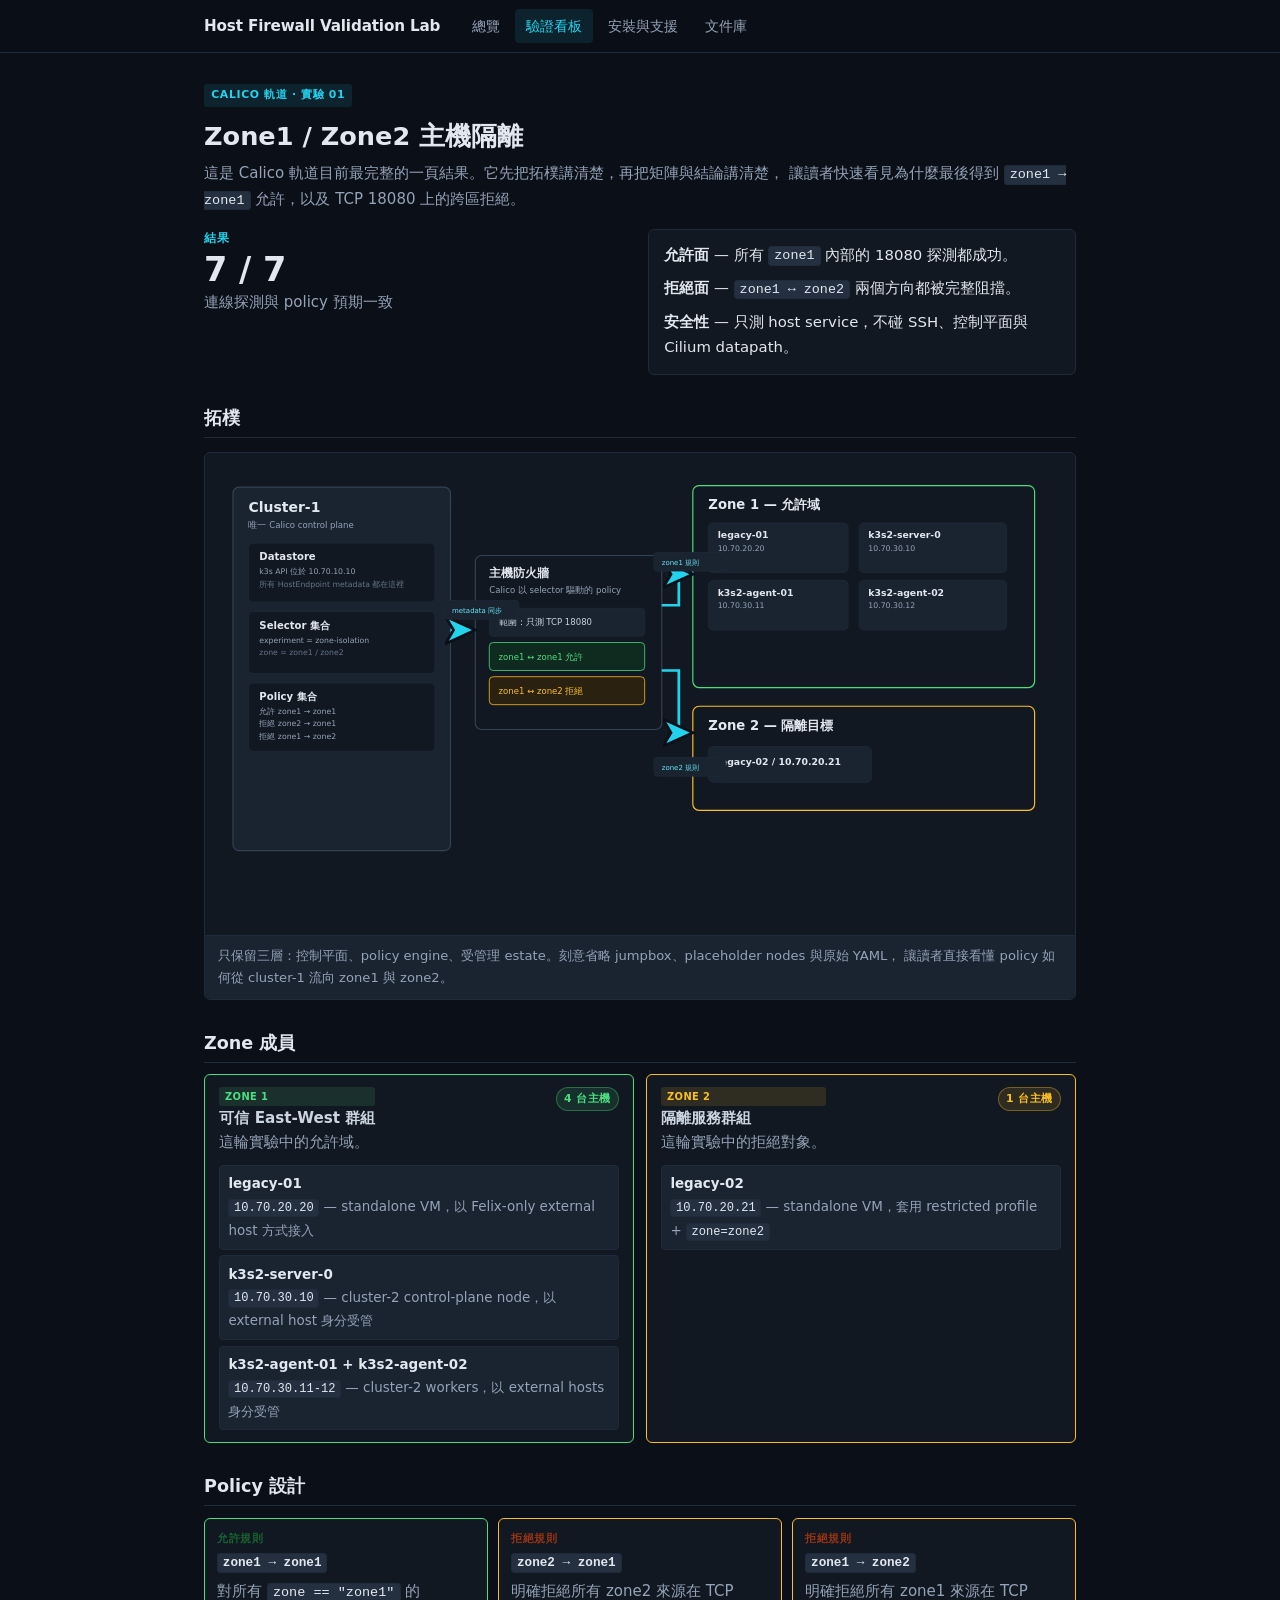
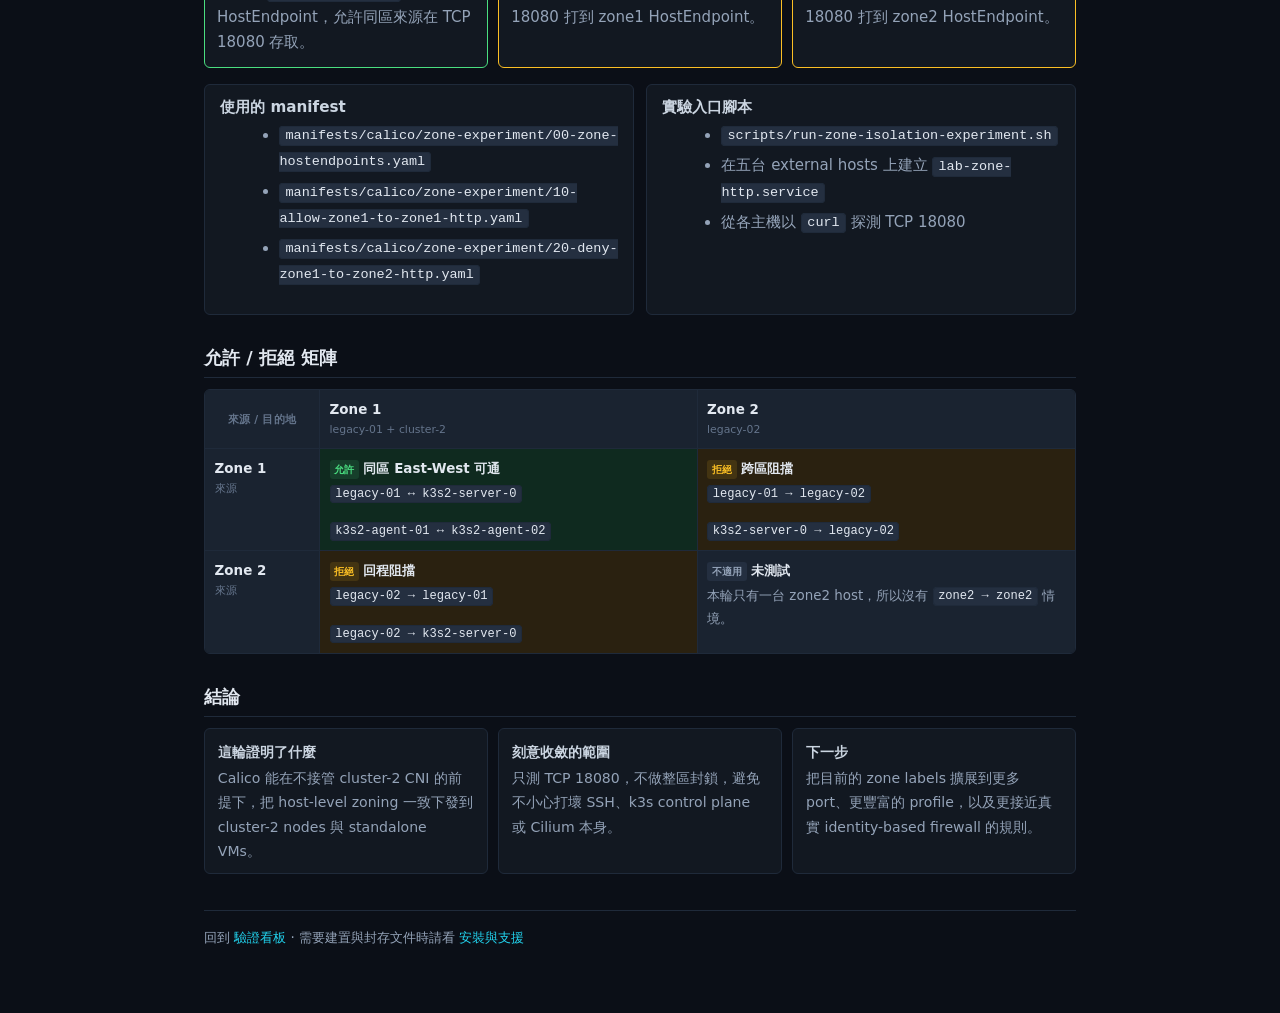
<file: docs/experiments/zone-isolation.html>
<!DOCTYPE html>
<html lang="zh-Hant">
<head>
  <meta charset="utf-8">
  <meta name="viewport" content="width=device-width, initial-scale=1">
  <title>Zone1 / Zone2 主機隔離 · Calico 軌道 · Host Firewall Validation Lab</title>
  <link rel="stylesheet" href="../assets/site.css">
</head>
<body>
  <header class="topnav">
    <div class="topnav-inner">
      <a class="brand" href="../index.html">Host Firewall Validation Lab</a>
      <nav class="topnav-links" aria-label="Primary">
        <a href="../index.html">總覽</a>
        <a href="../experiments.html" class="active">驗證看板</a>
        <a href="../install.html">安裝與支援</a>
        <a href="../library.html">文件庫</a>
      </nav>
      <div class="topnav-actions">
        <!-- GitHub link can be added here when the repo is public -->
      </div>
    </div>
  </header>

  <main class="shell">
      <div class="hero">
        <span class="eyebrow">Calico 軌道 · 實驗 01</span>
        <h1>Zone1 / Zone2 主機隔離</h1>
        <p>
          這是 Calico 軌道目前最完整的一頁結果。它先把拓樸講清楚，再把矩陣與結論講清楚，
          讓讀者快速看見為什麼最後得到 <code>zone1 → zone1</code> 允許，以及 TCP 18080 上的跨區拒絕。
        </p>

        <div class="grid two" style="margin-top:1rem;gap:1rem;align-items:start">
          <div>
            <div style="font-size:0.72rem;font-weight:700;letter-spacing:0.06em;text-transform:uppercase;color:var(--accent);margin-bottom:0.25rem">結果</div>
            <div style="font-size:2.1rem;font-weight:700;line-height:1">7 / 7</div>
            <div style="color:var(--muted);margin-top:0.25rem">連線探測與 policy 預期一致</div>
          </div>
          <div class="card" style="margin:0">
            <div style="display:grid;gap:0.5rem;font-size:0.93rem">
              <div><strong>允許面</strong> — 所有 <code>zone1</code> 內部的 18080 探測都成功。</div>
              <div><strong>拒絕面</strong> — <code>zone1 ↔ zone2</code> 兩個方向都被完整阻擋。</div>
              <div><strong>安全性</strong> — 只測 host service，不碰 SSH、控制平面與 Cilium datapath。</div>
            </div>
          </div>
        </div>
      </div>

      <section class="section" id="topology">
        <h2>拓樸</h2>
        <div class="figure-frame">
          <svg viewBox="0 0 1120 620" role="img" aria-label="Zone 隔離拓樸">
            <defs>
              <marker id="zone-arrow" markerWidth="14" markerHeight="12" refX="11" refY="6" orient="auto-start-reverse">
                <path d="M 0 1 L 11 6 L 0 11 L 3 6 Z" fill="#22d3ee" stroke="#0b0f17" stroke-width="1"></path>
              </marker>
            </defs>

            <!-- Cluster-1 -->
            <rect x="36" y="44" width="280" height="468" rx="8" fill="#1a2330" stroke="#334155" stroke-width="1.5"></rect>
            <text x="56" y="76" fill="#e2e8f0" font-size="18" font-family="ui-sans-serif, system-ui, sans-serif" font-weight="600">Cluster-1</text>
            <text x="56" y="96" fill="#94a3b8" font-size="11" font-family="ui-sans-serif, system-ui, sans-serif">唯一 Calico control plane</text>

            <rect x="56" y="116" width="240" height="76" rx="6" fill="#121821" stroke="#1f2a3a"></rect>
            <text x="70" y="138" fill="#e2e8f0" font-size="13" font-family="ui-sans-serif, system-ui, sans-serif" font-weight="600">Datastore</text>
            <text x="70" y="156" fill="#94a3b8" font-size="10" font-family="ui-sans-serif, system-ui, sans-serif">k3s API 位於 10.70.10.10</text>
            <text x="70" y="172" fill="#64748b" font-size="10" font-family="ui-sans-serif, system-ui, sans-serif">所有 HostEndpoint metadata 都在這裡</text>

            <rect x="56" y="204" width="240" height="80" rx="6" fill="#121821" stroke="#1f2a3a"></rect>
            <text x="70" y="226" fill="#e2e8f0" font-size="13" font-family="ui-sans-serif, system-ui, sans-serif" font-weight="600">Selector 集合</text>
            <text x="70" y="244" fill="#94a3b8" font-size="10" font-family="ui-sans-serif, system-ui, sans-serif">experiment = zone-isolation</text>
            <text x="70" y="260" fill="#64748b" font-size="10" font-family="ui-sans-serif, system-ui, sans-serif">zone = zone1 / zone2</text>

            <rect x="56" y="296" width="240" height="88" rx="6" fill="#121821" stroke="#1f2a3a"></rect>
            <text x="70" y="318" fill="#e2e8f0" font-size="13" font-family="ui-sans-serif, system-ui, sans-serif" font-weight="600">Policy 集合</text>
            <text x="70" y="336" fill="#94a3b8" font-size="10" font-family="ui-sans-serif, system-ui, sans-serif">允許 zone1 → zone1</text>
            <text x="70" y="352" fill="#94a3b8" font-size="10" font-family="ui-sans-serif, system-ui, sans-serif">拒絕 zone2 → zone1</text>
            <text x="70" y="368" fill="#94a3b8" font-size="10" font-family="ui-sans-serif, system-ui, sans-serif">拒絕 zone1 → zone2</text>

            <!-- Host Firewall box -->
            <rect x="348" y="132" width="240" height="224" rx="8" fill="#121821" stroke="#334155" stroke-width="1.5"></rect>
            <text x="366" y="160" fill="#e2e8f0" font-size="15" font-family="ui-sans-serif, system-ui, sans-serif" font-weight="600">主機防火牆</text>
            <text x="366" y="180" fill="#94a3b8" font-size="11" font-family="ui-sans-serif, system-ui, sans-serif">Calico 以 selector 驅動的 policy</text>

            <rect x="366" y="200" width="200" height="36" rx="5" fill="#1a2330" stroke="#1f2a3a"></rect>
            <text x="378" y="222" fill="#cbd5e1" font-size="11" font-family="ui-sans-serif, system-ui, sans-serif">範圍：只測 TCP 18080</text>

            <rect x="366" y="244" width="200" height="36" rx="5" fill="#0f2a1f" stroke="#4ade80"></rect>
            <text x="378" y="266" fill="#4ade80" font-size="11" font-family="ui-sans-serif, system-ui, sans-serif">zone1 ↔ zone1 允許</text>

            <rect x="366" y="288" width="200" height="36" rx="5" fill="#2a2110" stroke="#fbbf24"></rect>
            <text x="378" y="310" fill="#fbbf24" font-size="11" font-family="ui-sans-serif, system-ui, sans-serif">zone1 ↔ zone2 拒絕</text>

            <!-- Zone 1 -->
            <rect x="628" y="42" width="440" height="260" rx="8" fill="#121821" stroke="#4ade80" stroke-width="1.5"></rect>
            <text x="648" y="72" fill="#e2e8f0" font-size="17" font-family="ui-sans-serif, system-ui, sans-serif" font-weight="600">Zone 1 — 允許域</text>

            <rect x="648" y="90" width="180" height="64" rx="6" fill="#1a2330" stroke="#1f2a3a"></rect>
            <text x="660" y="110" fill="#e2e8f0" font-size="12" font-family="ui-sans-serif, system-ui, sans-serif" font-weight="600">legacy-01</text>
            <text x="660" y="126" fill="#94a3b8" font-size="10" font-family="ui-sans-serif, system-ui, sans-serif">10.70.20.20</text>

            <rect x="842" y="90" width="190" height="64" rx="6" fill="#1a2330" stroke="#1f2a3a"></rect>
            <text x="854" y="110" fill="#e2e8f0" font-size="12" font-family="ui-sans-serif, system-ui, sans-serif" font-weight="600">k3s2-server-0</text>
            <text x="854" y="126" fill="#94a3b8" font-size="10" font-family="ui-sans-serif, system-ui, sans-serif">10.70.30.10</text>

            <rect x="648" y="164" width="180" height="64" rx="6" fill="#1a2330" stroke="#1f2a3a"></rect>
            <text x="660" y="184" fill="#e2e8f0" font-size="12" font-family="ui-sans-serif, system-ui, sans-serif" font-weight="600">k3s2-agent-01</text>
            <text x="660" y="200" fill="#94a3b8" font-size="10" font-family="ui-sans-serif, system-ui, sans-serif">10.70.30.11</text>

            <rect x="842" y="164" width="190" height="64" rx="6" fill="#1a2330" stroke="#1f2a3a"></rect>
            <text x="854" y="184" fill="#e2e8f0" font-size="12" font-family="ui-sans-serif, system-ui, sans-serif" font-weight="600">k3s2-agent-02</text>
            <text x="854" y="200" fill="#94a3b8" font-size="10" font-family="ui-sans-serif, system-ui, sans-serif">10.70.30.12</text>

            <!-- Zone 2 -->
            <rect x="628" y="326" width="440" height="134" rx="8" fill="#121821" stroke="#fbbf24" stroke-width="1.5"></rect>
            <text x="648" y="356" fill="#e2e8f0" font-size="17" font-family="ui-sans-serif, system-ui, sans-serif" font-weight="600">Zone 2 — 隔離目標</text>

            <rect x="648" y="378" width="210" height="46" rx="6" fill="#1a2330" stroke="#1f2a3a"></rect>
            <text x="660" y="402" fill="#e2e8f0" font-size="12" font-family="ui-sans-serif, system-ui, sans-serif" font-weight="600">legacy-02 / 10.70.20.21</text>

            <!-- Arrows -->
            <line x1="316" y1="228" x2="348" y2="228" stroke="#22d3ee" stroke-width="3.5" marker-end="url(#zone-arrow)"></line>
            <path d="M 588 196 H 610 V 156 H 628" fill="none" stroke="#22d3ee" stroke-width="3.5" marker-end="url(#zone-arrow)"></path>
            <path d="M 588 280 H 610 V 360 H 628" fill="none" stroke="#22d3ee" stroke-width="3.5" marker-end="url(#zone-arrow)"></path>

            <rect x="308" y="190" width="96" height="24" rx="4" fill="#1a2330" stroke="#1f2a3a"></rect>
            <text x="318" y="206" fill="#67e8f9" font-size="9" font-family="ui-sans-serif, system-ui, sans-serif">metadata 同步</text>

            <rect x="578" y="128" width="92" height="24" rx="4" fill="#1a2330" stroke="#1f2a3a"></rect>
            <text x="588" y="144" fill="#67e8f9" font-size="9" font-family="ui-sans-serif, system-ui, sans-serif">zone1 規則</text>

            <rect x="578" y="392" width="92" height="24" rx="4" fill="#1a2330" stroke="#1f2a3a"></rect>
            <text x="588" y="408" fill="#67e8f9" font-size="9" font-family="ui-sans-serif, system-ui, sans-serif">zone2 規則</text>
          </svg>
          <div class="figure-caption">
            只保留三層：控制平面、policy engine、受管理 estate。刻意省略 jumpbox、placeholder nodes 與原始 YAML，
            讓讀者直接看懂 policy 如何從 cluster-1 流向 zone1 與 zone2。
          </div>
        </div>
      </section>

      <section class="section" id="members">
        <h2>Zone 成員</h2>
        <div class="zone-grid">
          <article class="zone-card zone1">
            <div class="zone-head">
              <div>
                <div class="zone-tag zone1">Zone 1</div>
                <h3 class="zone-title">可信 East-West 群組</h3>
                <p class="zone-subtitle">這輪實驗中的允許域。</p>
              </div>
              <span class="badge success">4 台主機</span>
            </div>
            <div class="zone-members">
              <div class="zone-member">
                <strong>legacy-01</strong>
                <p><code>10.70.20.20</code> — standalone VM，以 Felix-only external host 方式接入</p>
              </div>
              <div class="zone-member">
                <strong>k3s2-server-0</strong>
                <p><code>10.70.30.10</code> — cluster-2 control-plane node，以 external host 身分受管</p>
              </div>
              <div class="zone-member">
                <strong>k3s2-agent-01 + k3s2-agent-02</strong>
                <p><code>10.70.30.11-12</code> — cluster-2 workers，以 external hosts 身分受管</p>
              </div>
            </div>
          </article>

          <article class="zone-card zone2">
            <div class="zone-head">
              <div>
                <div class="zone-tag zone2">Zone 2</div>
                <h3 class="zone-title">隔離服務群組</h3>
                <p class="zone-subtitle">這輪實驗中的拒絕對象。</p>
              </div>
              <span class="badge warn">1 台主機</span>
            </div>
            <div class="zone-members">
              <div class="zone-member">
                <strong>legacy-02</strong>
                <p><code>10.70.20.21</code> — standalone VM，套用 restricted profile + <code>zone=zone2</code></p>
              </div>
            </div>
          </article>
        </div>
      </section>

      <section class="section" id="policy">
        <h2>Policy 設計</h2>
        <div class="policy-grid">
          <article class="policy-card allow">
            <div style="font-size:0.7rem;font-weight:700;letter-spacing:0.05em;color:#166534;margin-bottom:0.15rem">允許規則</div>
            <div class="policy-rule"><code>zone1 → zone1</code></div>
            <p>對所有 <code>zone == "zone1"</code> 的 HostEndpoint，允許同區來源在 TCP 18080 存取。</p>
          </article>
          <article class="policy-card deny">
            <div style="font-size:0.7rem;font-weight:700;letter-spacing:0.05em;color:#9a3412;margin-bottom:0.15rem">拒絕規則</div>
            <div class="policy-rule"><code>zone2 → zone1</code></div>
            <p>明確拒絕所有 zone2 來源在 TCP 18080 打到 zone1 HostEndpoint。</p>
          </article>
          <article class="policy-card deny">
            <div style="font-size:0.7rem;font-weight:700;letter-spacing:0.05em;color:#9a3412;margin-bottom:0.15rem">拒絕規則</div>
            <div class="policy-rule"><code>zone1 → zone2</code></div>
            <p>明確拒絕所有 zone1 來源在 TCP 18080 打到 zone2 HostEndpoint。</p>
          </article>
        </div>

        <div class="grid two" style="margin-top:1rem">
          <div class="card">
            <h3>使用的 manifest</h3>
            <ul>
              <li><code>manifests/calico/zone-experiment/00-zone-hostendpoints.yaml</code></li>
              <li><code>manifests/calico/zone-experiment/10-allow-zone1-to-zone1-http.yaml</code></li>
              <li><code>manifests/calico/zone-experiment/20-deny-zone1-to-zone2-http.yaml</code></li>
            </ul>
          </div>
          <div class="card">
            <h3>實驗入口腳本</h3>
            <ul>
              <li><code>scripts/run-zone-isolation-experiment.sh</code></li>
              <li>在五台 external hosts 上建立 <code>lab-zone-http.service</code></li>
              <li>從各主機以 <code>curl</code> 探測 TCP 18080</li>
            </ul>
          </div>
        </div>
      </section>

      <section class="section" id="matrix">
        <h2>允許 / 拒絕 矩陣</h2>
        <div class="matrix-board">
          <div class="matrix-grid">
            <div class="matrix-corner">來源 / 目的地</div>
            <div class="matrix-colhead">
              <strong>Zone 1</strong>
              <span>legacy-01 + cluster-2</span>
            </div>
            <div class="matrix-colhead">
              <strong>Zone 2</strong>
              <span>legacy-02</span>
            </div>

            <div class="matrix-rowhead">
              <strong>Zone 1</strong><span>來源</span>
            </div>
            <div class="matrix-cell allow">
              <span class="matrix-state allow">允許</span>
              <strong>同區 East-West 可通</strong>
              <p><code>legacy-01 ↔ k3s2-server-0</code></p>
              <p><code>k3s2-agent-01 ↔ k3s2-agent-02</code></p>
            </div>
            <div class="matrix-cell deny">
              <span class="matrix-state deny">拒絕</span>
              <strong>跨區阻擋</strong>
              <p><code>legacy-01 → legacy-02</code></p>
              <p><code>k3s2-server-0 → legacy-02</code></p>
            </div>

            <div class="matrix-rowhead">
              <strong>Zone 2</strong><span>來源</span>
            </div>
            <div class="matrix-cell deny">
              <span class="matrix-state deny">拒絕</span>
              <strong>回程阻擋</strong>
              <p><code>legacy-02 → legacy-01</code></p>
              <p><code>legacy-02 → k3s2-server-0</code></p>
            </div>
            <div class="matrix-cell na">
              <span class="matrix-state na">不適用</span>
              <strong>未測試</strong>
              <p>本輪只有一台 zone2 host，所以沒有 <code>zone2 → zone2</code> 情境。</p>
            </div>
          </div>
        </div>
      </section>

      <section class="section" id="conclusion">
        <h2>結論</h2>
        <div class="callout-grid">
          <article class="callout">
            <strong>這輪證明了什麼</strong>
            <p>Calico 能在不接管 cluster-2 CNI 的前提下，把 host-level zoning 一致下發到 cluster-2 nodes 與 standalone VMs。</p>
          </article>
          <article class="callout">
            <strong>刻意收斂的範圍</strong>
            <p>只測 TCP 18080，不做整區封鎖，避免不小心打壞 SSH、k3s control plane 或 Cilium 本身。</p>
          </article>
          <article class="callout">
            <strong>下一步</strong>
            <p>把目前的 zone labels 擴展到更多 port、更豐富的 profile，以及更接近真實 identity-based firewall 的規則。</p>
          </article>
        </div>
      </section>

      <section class="footer">
        <p>
          回到 <a href="../experiments.html">驗證看板</a> ·
          需要建置與封存文件時請看 <a href="../install.html">安裝與支援</a>
        </p>
      </section>
    </main>

  <script>
    (function() {
      document.querySelectorAll('pre').forEach(function(pre) {
        var btn = document.createElement('button');
        btn.className = 'copy-btn';
        btn.textContent = 'copy';
        btn.addEventListener('click', function() {
          var text = pre.innerText || pre.textContent;
          navigator.clipboard.writeText(text.trim()).then(function() {
            var orig = btn.textContent;
            btn.textContent = 'copied';
            setTimeout(function(){ btn.textContent = orig; }, 1400);
          });
        });
        pre.appendChild(btn);
      });
    })();
  </script>
</body>
</html>
</file>
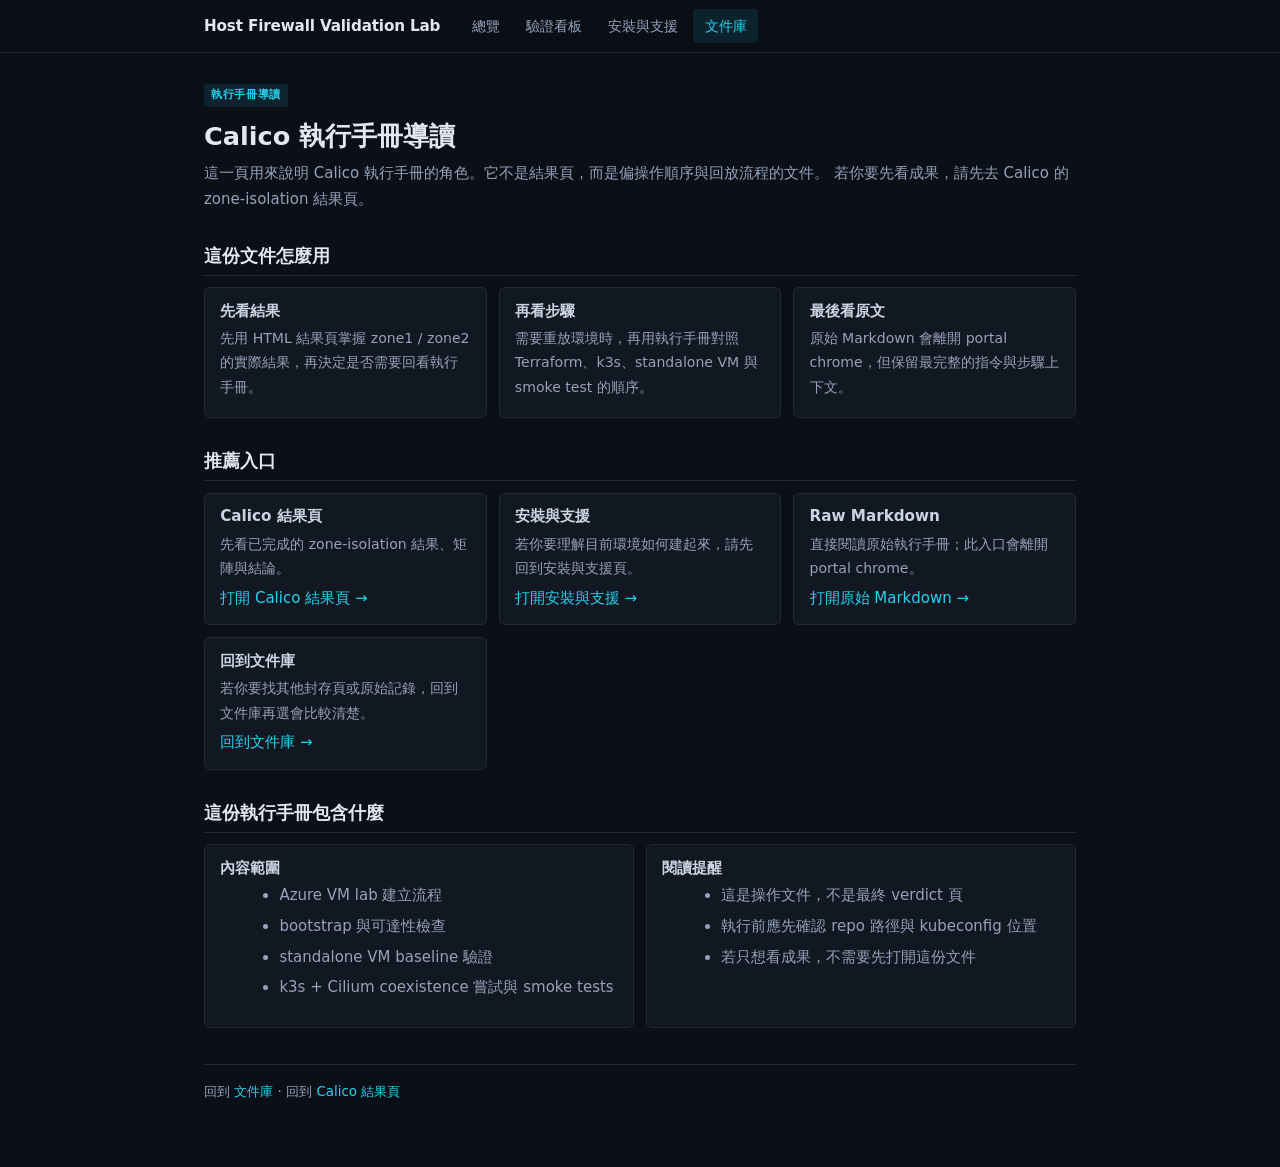
<file: docs/references/calico-execution-runbook.html>
<!DOCTYPE html>
<html lang="zh-Hant">
<head>
  <meta charset="utf-8">
  <meta name="viewport" content="width=device-width, initial-scale=1">
  <title>Calico 執行手冊導讀 · Host Firewall Validation Lab</title>
  <link rel="stylesheet" href="../assets/site.css">
</head>
<body>
  <header class="topnav">
    <div class="topnav-inner">
      <a class="brand" href="../index.html">Host Firewall Validation Lab</a>
      <nav class="topnav-links" aria-label="Primary">
        <a href="../index.html">總覽</a>
        <a href="../experiments.html">驗證看板</a>
        <a href="../install.html">安裝與支援</a>
        <a href="../library.html" class="active">文件庫</a>
      </nav>
    </div>
  </header>

  <main class="shell">
    <div class="hero">
      <span class="eyebrow">執行手冊導讀</span>
      <h1>Calico 執行手冊導讀</h1>
      <p>
        這一頁用來說明 Calico 執行手冊的角色。它不是結果頁，而是偏操作順序與回放流程的文件。
        若你要先看成果，請先去 Calico 的 zone-isolation 結果頁。
      </p>
    </div>

    <section class="section">
      <h2>這份文件怎麼用</h2>
      <div class="grid three">
        <div class="card">
          <h3>先看結果</h3>
          <p>先用 HTML 結果頁掌握 zone1 / zone2 的實際結果，再決定是否需要回看執行手冊。</p>
        </div>
        <div class="card">
          <h3>再看步驟</h3>
          <p>需要重放環境時，再用執行手冊對照 Terraform、k3s、standalone VM 與 smoke test 的順序。</p>
        </div>
        <div class="card">
          <h3>最後看原文</h3>
          <p>原始 Markdown 會離開 portal chrome，但保留最完整的指令與步驟上下文。</p>
        </div>
      </div>
    </section>

    <section class="section">
      <h2>推薦入口</h2>
      <div class="grid two">
        <div class="card">
          <h3>Calico 結果頁</h3>
          <p>先看已完成的 zone-isolation 結果、矩陣與結論。</p>
          <a href="../experiments/zone-isolation.html">打開 Calico 結果頁 →</a>
        </div>
        <div class="card">
          <h3>安裝與支援</h3>
          <p>若你要理解目前環境如何建起來，請先回到安裝與支援頁。</p>
          <a href="../install.html#step1">打開安裝與支援 →</a>
        </div>
        <div class="card">
          <h3>Raw Markdown</h3>
          <p>直接閱讀原始執行手冊；此入口會離開 portal chrome。</p>
          <a href="../calico-hostendpoint-execution-runbook.md">打開原始 Markdown →</a>
        </div>
        <div class="card">
          <h3>回到文件庫</h3>
          <p>若你要找其他封存頁或原始記錄，回到文件庫再選會比較清楚。</p>
          <a href="../library.html#runbooks">回到文件庫 →</a>
        </div>
      </div>
    </section>

    <section class="section">
      <h2>這份執行手冊包含什麼</h2>
      <div class="grid two">
        <div class="card">
          <h3>內容範圍</h3>
          <ul>
            <li>Azure VM lab 建立流程</li>
            <li>bootstrap 與可達性檢查</li>
            <li>standalone VM baseline 驗證</li>
            <li>k3s + Cilium coexistence 嘗試與 smoke tests</li>
          </ul>
        </div>
        <div class="card">
          <h3>閱讀提醒</h3>
          <ul>
            <li>這是操作文件，不是最終 verdict 頁</li>
            <li>執行前應先確認 repo 路徑與 kubeconfig 位置</li>
            <li>若只想看成果，不需要先打開這份文件</li>
          </ul>
        </div>
      </div>
    </section>

    <section class="footer">
      <p>
        回到 <a href="../library.html">文件庫</a> ·
        回到 <a href="../experiments/zone-isolation.html">Calico 結果頁</a>
      </p>
    </section>
  </main>

  <script>
    (function() {
      document.querySelectorAll('pre').forEach(function(pre) {
        var btn = document.createElement('button');
        btn.className = 'copy-btn';
        btn.textContent = 'copy';
        btn.addEventListener('click', function() {
          var text = pre.innerText || pre.textContent;
          navigator.clipboard.writeText(text.trim()).then(function() {
            var orig = btn.textContent;
            btn.textContent = 'copied';
            setTimeout(function(){ btn.textContent = orig; }, 1400);
          });
        });
        pre.appendChild(btn);
      });
    })();
  </script>
</body>
</html>
</file>
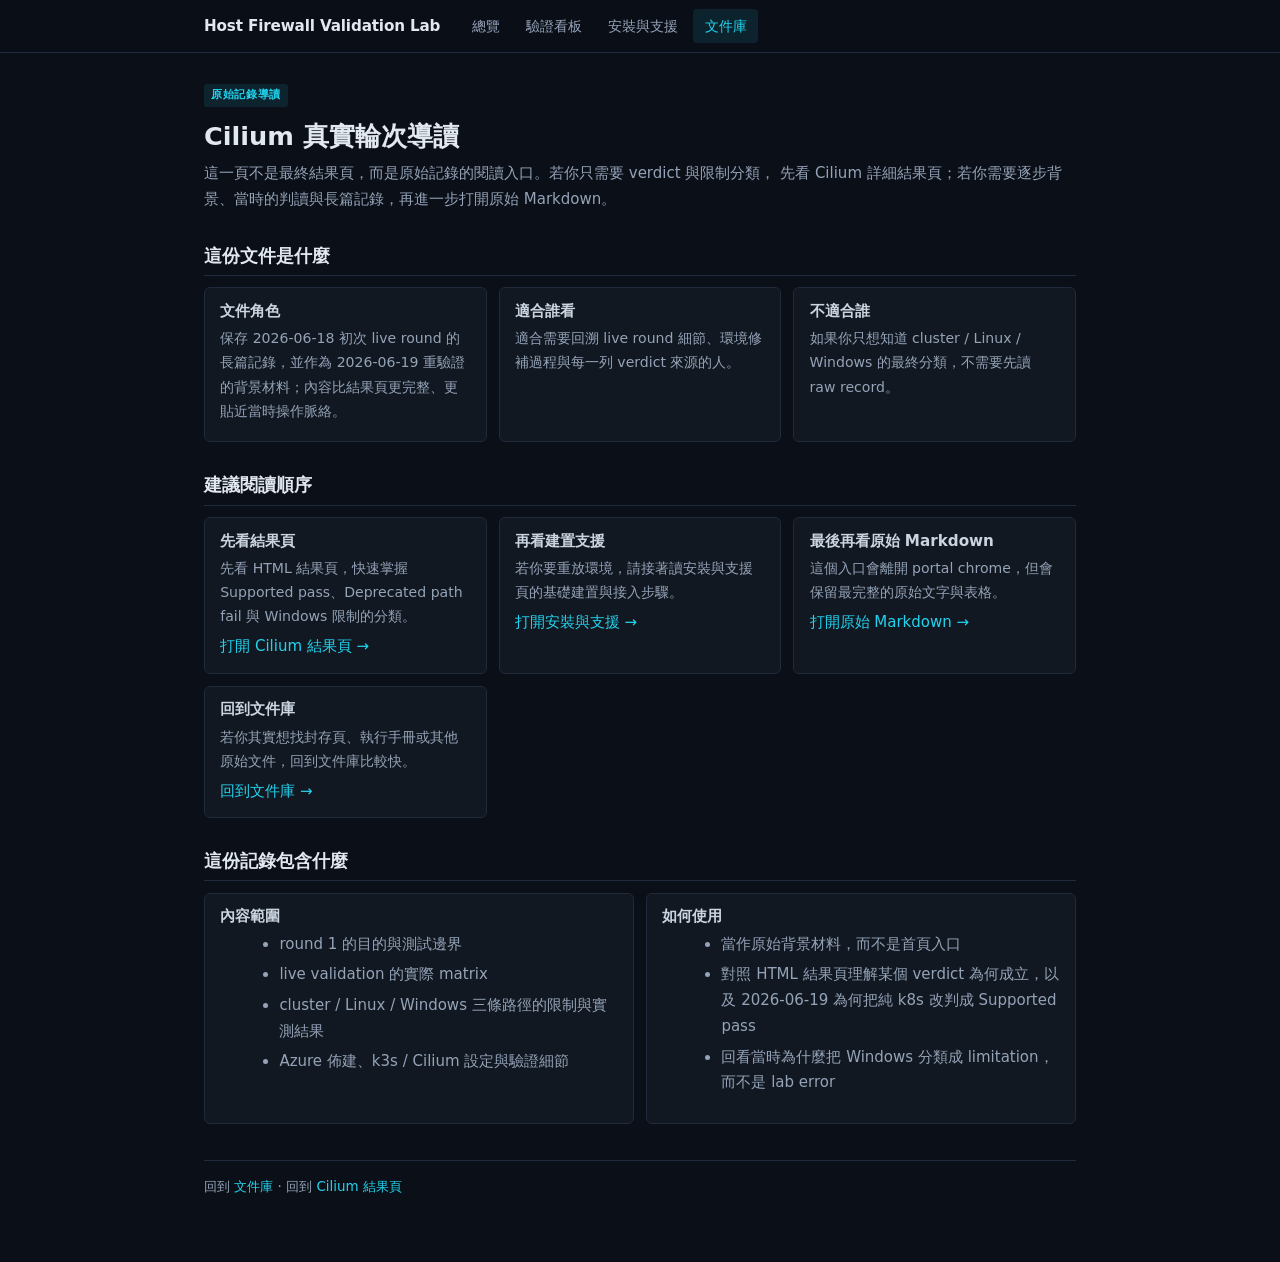
<file: docs/references/cilium-live-record.html>
<!DOCTYPE html>
<html lang="zh-Hant">
<head>
  <meta charset="utf-8">
  <meta name="viewport" content="width=device-width, initial-scale=1">
  <title>Cilium 原始記錄導讀 · Host Firewall Validation Lab</title>
  <link rel="stylesheet" href="../assets/site.css">
</head>
<body>
  <header class="topnav">
    <div class="topnav-inner">
      <a class="brand" href="../index.html">Host Firewall Validation Lab</a>
      <nav class="topnav-links" aria-label="Primary">
        <a href="../index.html">總覽</a>
        <a href="../experiments.html">驗證看板</a>
        <a href="../install.html">安裝與支援</a>
        <a href="../library.html" class="active">文件庫</a>
      </nav>
    </div>
  </header>

  <main class="shell">
    <div class="hero">
      <span class="eyebrow">原始記錄導讀</span>
      <h1>Cilium 真實輪次導讀</h1>
      <p>
        這一頁不是最終結果頁，而是原始記錄的閱讀入口。若你只需要 verdict 與限制分類，
        先看 Cilium 詳細結果頁；若你需要逐步背景、當時的判讀與長篇記錄，再進一步打開原始 Markdown。
      </p>
    </div>

    <section class="section">
      <h2>這份文件是什麼</h2>
      <div class="grid three">
        <div class="card">
          <h3>文件角色</h3>
          <p>保存 2026-06-18 初次 live round 的長篇記錄，並作為 2026-06-19 重驗證的背景材料；內容比結果頁更完整、更貼近當時操作脈絡。</p>
        </div>
        <div class="card">
          <h3>適合誰看</h3>
          <p>適合需要回溯 live round 細節、環境修補過程與每一列 verdict 來源的人。</p>
        </div>
        <div class="card">
          <h3>不適合誰</h3>
          <p>如果你只想知道 cluster / Linux / Windows 的最終分類，不需要先讀 raw record。</p>
        </div>
      </div>
    </section>

    <section class="section">
      <h2>建議閱讀順序</h2>
      <div class="grid two">
        <div class="card">
          <h3>先看結果頁</h3>
          <p>先看 HTML 結果頁，快速掌握 Supported pass、Deprecated path fail 與 Windows 限制的分類。</p>
          <a href="../experiments/cilium-standalone-validation.html">打開 Cilium 結果頁 →</a>
        </div>
        <div class="card">
          <h3>再看建置支援</h3>
          <p>若你要重放環境，請接著讀安裝與支援頁的基礎建置與接入步驟。</p>
          <a href="../install.html#step1">打開安裝與支援 →</a>
        </div>
        <div class="card">
          <h3>最後再看原始 Markdown</h3>
          <p>這個入口會離開 portal chrome，但會保留最完整的原始文字與表格。</p>
          <a href="../cilium-standalone-host-validation.md">打開原始 Markdown →</a>
        </div>
        <div class="card">
          <h3>回到文件庫</h3>
          <p>若你其實想找封存頁、執行手冊或其他原始文件，回到文件庫比較快。</p>
          <a href="../library.html#records">回到文件庫 →</a>
        </div>
      </div>
    </section>

    <section class="section">
      <h2>這份記錄包含什麼</h2>
      <div class="grid two">
        <div class="card">
          <h3>內容範圍</h3>
          <ul>
            <li>round 1 的目的與測試邊界</li>
            <li>live validation 的實際 matrix</li>
            <li>cluster / Linux / Windows 三條路徑的限制與實測結果</li>
            <li>Azure 佈建、k3s / Cilium 設定與驗證細節</li>
          </ul>
        </div>
        <div class="card">
          <h3>如何使用</h3>
          <ul>
            <li>當作原始背景材料，而不是首頁入口</li>
            <li>對照 HTML 結果頁理解某個 verdict 為何成立，以及 2026-06-19 為何把純 k8s 改判成 Supported pass</li>
            <li>回看當時為什麼把 Windows 分類成 limitation，而不是 lab error</li>
          </ul>
        </div>
      </div>
    </section>

    <section class="footer">
      <p>
        回到 <a href="../library.html">文件庫</a> ·
        回到 <a href="../experiments/cilium-standalone-validation.html">Cilium 結果頁</a>
      </p>
    </section>
  </main>

  <script>
    (function() {
      document.querySelectorAll('pre').forEach(function(pre) {
        var btn = document.createElement('button');
        btn.className = 'copy-btn';
        btn.textContent = 'copy';
        btn.addEventListener('click', function() {
          var text = pre.innerText || pre.textContent;
          navigator.clipboard.writeText(text.trim()).then(function() {
            var orig = btn.textContent;
            btn.textContent = 'copied';
            setTimeout(function(){ btn.textContent = orig; }, 1400);
          });
        });
        pre.appendChild(btn);
      });
    })();
  </script>
</body>
</html>
</file>
<file: docs/assets/site.css>
/* Host Firewall Validation Lab
   Clean, minimal dark theme focused on reading technical content.
   Engineer-friendly: high contrast, excellent typography, low chrome.
*/

:root {
  --bg: #0b0f17;
  --surface: #121821;
  --surface-2: #1a2330;
  --surface-3: #242f40;
  --ink: #e2e8f0;
  --ink-2: #cbd5e1;
  --muted: #94a3b8;
  --muted-2: #64748b;
  --border: #1f2a3a;
  --border-strong: #334155;
  --accent: #22d3ee;
  --accent-soft: rgba(34, 211, 238, 0.1);
  --success: #4ade80;
  --success-soft: rgba(74, 222, 128, 0.12);
  --warn: #fbbf24;
  --warn-soft: rgba(251, 191, 36, 0.12);
  --code-bg: #0a0e17;
  --code-fg: #e2e8f0;
  --radius: 6px;
  --sans: ui-sans-serif, system-ui, -apple-system, BlinkMacSystemFont, "Segoe UI", Roboto,
          "Helvetica Neue", "Noto Sans TC", "PingFang TC", "Microsoft JhengHei", sans-serif;
  --mono: ui-monospace, SFMono-Regular, Menlo, Monaco, Consolas, "Liberation Mono",
          "Courier New", monospace;
}

* {
  box-sizing: border-box;
}

html, body {
  margin: 0;
  padding: 0;
}

body {
  font: 15px / 1.72 var(--sans);
  color: var(--ink);
  background: var(--bg);
  -webkit-font-smoothing: antialiased;
}

/* Links */
a {
  color: var(--accent);
  text-decoration: none;
}
a:hover {
  text-decoration: underline;
}

/* Top navigation - very clean and minimal */
.topnav {
  position: sticky;
  top: 0;
  z-index: 50;
  background: rgba(11, 15, 23, 0.96);
  border-bottom: 1px solid var(--border);
  backdrop-filter: blur(8px);
}
.topnav-inner {
  max-width: 920px;
  margin: 0 auto;
  padding: 0 1.5rem;
  height: 52px;
  display: flex;
  align-items: center;
  gap: 1.25rem;
}
.brand {
  font-weight: 600;
  font-size: 0.95rem;
  color: var(--ink);
  white-space: nowrap;
  letter-spacing: -0.01em;
}
.brand:hover { 
  text-decoration: none; 
  color: var(--accent); 
}

.topnav-links {
  display: flex;
  gap: 0.25rem;
}
.topnav-links a {
  padding: 0.3rem 0.7rem;
  font-size: 0.875rem;
  color: var(--muted);
  border-radius: 4px;
}
.topnav-links a:hover {
  color: var(--ink);
  background: var(--surface-2);
  text-decoration: none;
}
.topnav-links a.active {
  color: var(--accent);
  background: var(--accent-soft);
  font-weight: 500;
}

/* Main reading container - single column, focused */
.shell {
  max-width: 920px;
  margin: 0 auto;
  padding: 1.75rem 1.5rem 4rem;
}

/* Hero / intro */
.hero {
  margin-bottom: 1.75rem;
}
.hero h1 {
  font-size: 1.6rem;
  margin: 0.25rem 0 0.5rem;
  line-height: 1.35;
}
.eyebrow {
  display: inline-block;
  font-size: 0.68rem;
  font-weight: 600;
  letter-spacing: 0.06em;
  text-transform: uppercase;
  color: var(--accent);
  background: var(--accent-soft);
  padding: 0.12rem 0.45rem;
  border-radius: 3px;
  margin-bottom: 0.5rem;
}

.hero-portal {
  padding-top: 0.35rem;
}

.hero-portal p,
.hero-note {
  max-width: 60rem;
}

/* Sections - clean flow */
.section {
  margin-top: 2rem;
}
.section > h2 {
  font-size: 1.1rem;
  margin: 0 0 0.7rem;
  color: var(--ink);
  border-bottom: 1px solid var(--border);
  padding-bottom: 0.4rem;
}

/* Typography */
h1, h2, h3 {
  font-weight: 600;
  line-height: 1.35;
  color: var(--ink);
}
h3 {
  font-size: 1rem;
  color: var(--ink-2);
  margin: 1.1rem 0 0.4rem;
}

p {
  margin: 0 0 0.85rem;
  color: var(--muted);
}
p:last-child { margin-bottom: 0; }

ul, ol {
  margin: 0 0 0.85rem 1.2rem;
  color: var(--muted);
}

li {
  margin-bottom: 0.3rem;
}

strong {
  color: var(--ink);
  font-weight: 600;
}

code {
  font-family: var(--mono);
  font-size: 0.9em;
  background: var(--surface-3);
  color: var(--ink);
  padding: 0.1em 0.38em;
  border-radius: 4px;
  border: 1px solid var(--border);
}

pre {
  margin: 0.7rem 0;
  padding: 0.85rem 0.95rem;
  background: var(--code-bg);
  color: var(--code-fg);
  border: 1px solid var(--border);
  border-radius: var(--radius);
  overflow-x: auto;
  font-family: var(--mono);
  font-size: 0.86rem;
  line-height: 1.55;
}

.diagram pre {
  margin-top: 0.85rem;
}

/* Minimal cards - only when really needed */
.card {
  background: var(--surface);
  border: 1px solid var(--border);
  border-radius: var(--radius);
  padding: 0.8rem 0.95rem;
}
.card h3 {
  margin: 0 0 0.3rem;
  font-size: 0.95rem;
}
.card p {
  font-size: 0.88rem;
  margin-bottom: 0.35rem;
}

.grid {
  display: grid;
  gap: 0.75rem;
  margin-top: 0.6rem;
}
.grid.two { grid-template-columns: repeat(auto-fit, minmax(240px, 1fr)); }
.grid.three { grid-template-columns: repeat(auto-fit, minmax(200px, 1fr)); }
.grid.four { grid-template-columns: repeat(auto-fit, minmax(170px, 1fr)); }

/* Compact stats */
.stat {
  background: var(--surface);
  border: 1px solid var(--border);
  border-radius: var(--radius);
  padding: 0.65rem 0.85rem;
}
.stat .value {
  font-size: 1.5rem;
  font-weight: 600;
  line-height: 1.1;
  color: var(--ink);
}
.stat .label {
  font-size: 0.72rem;
  color: var(--muted-2);
  margin-top: 0.15rem;
  text-transform: uppercase;
  letter-spacing: 0.03em;
}

.stat .sub {
  margin-top: 0.3rem;
  font-size: 0.82rem;
  color: var(--muted);
}

/* Status badges */
.status {
  display: inline-block;
  font-size: 0.65rem;
  font-weight: 600;
  letter-spacing: 0.04em;
  text-transform: uppercase;
  padding: 0.08rem 0.4rem;
  border-radius: 3px;
  margin-bottom: 0.35rem;
}
.status.ok {
  background: var(--success-soft);
  color: var(--success);
  border: 1px solid rgba(74, 222, 128, 0.35);
}
.status.warn {
  background: var(--warn-soft);
  color: var(--warn);
  border: 1px solid rgba(251, 191, 36, 0.35);
}

.badge {
  display: inline-block;
  font-size: 0.68rem;
  font-weight: 600;
  letter-spacing: 0.04em;
  text-transform: uppercase;
  padding: 0.12rem 0.45rem;
  border-radius: 999px;
  border: 1px solid var(--border);
}

.badge.success {
  background: var(--success-soft);
  color: var(--success);
  border-color: rgba(74, 222, 128, 0.35);
}

.badge.warn,
.badge.pending {
  background: var(--warn-soft);
  color: var(--warn);
  border-color: rgba(251, 191, 36, 0.35);
}

.badge.danger {
  background: rgba(248, 113, 113, 0.12);
  color: #fca5a5;
  border-color: rgba(248, 113, 113, 0.35);
}

.badge.neutral {
  background: var(--accent-soft);
  color: var(--accent);
  border-color: rgba(34, 211, 238, 0.35);
}

.track-grid {
  align-items: stretch;
}

.track-card {
  background: linear-gradient(180deg, var(--surface), var(--surface-2));
  border: 1px solid var(--border-strong);
  border-radius: var(--radius);
  padding: 1rem 1.05rem;
}

.track-card h3 {
  margin: 0.2rem 0 0.4rem;
}

.track-card p {
  font-size: 0.9rem;
}

.track-meta {
  display: grid;
  gap: 0.45rem;
  margin-top: 0.8rem;
}

.track-meta div {
  padding: 0.5rem 0.6rem;
  border: 1px solid var(--border);
  border-radius: 5px;
  background: rgba(11, 15, 23, 0.32);
  font-size: 0.84rem;
  color: var(--muted);
}

.track-meta strong {
  color: var(--ink-2);
}

.verdict-list {
  display: flex;
  flex-wrap: wrap;
  gap: 0.45rem;
  margin-top: 0.75rem;
}

.summary-note {
  font-size: 0.84rem;
  color: var(--muted);
}

/* Tables */
table {
  width: 100%;
  border-collapse: collapse;
  margin: 0.6rem 0 1rem;
  font-size: 0.88rem;
  background: var(--surface);
  border: 1px solid var(--border);
}
th, td {
  text-align: left;
  padding: 0.5rem 0.7rem;
  border-bottom: 1px solid var(--border);
  vertical-align: top;
}
th {
  font-size: 0.7rem;
  font-weight: 600;
  text-transform: uppercase;
  letter-spacing: 0.04em;
  color: var(--muted-2);
  background: var(--surface-2);
}
tbody tr:hover { background: var(--surface-2); }

/* Diagrams */
.figure-frame {
  margin: 0.9rem 0;
  border: 1px solid var(--border);
  border-radius: var(--radius);
  background: var(--surface);
  overflow: hidden;
}
.figure-frame svg {
  display: block;
  width: 100%;
  height: auto;
}
.figure-caption {
  padding: 0.55rem 0.8rem;
  font-size: 0.82rem;
  color: var(--muted);
  border-top: 1px solid var(--border);
  background: var(--surface-2);
}

/* Experiment specific (kept but minimal) */
.zone-grid {
  display: grid;
  gap: 0.75rem;
  grid-template-columns: repeat(auto-fit, minmax(250px, 1fr));
}
.zone-card {
  border: 1px solid var(--border);
  border-radius: var(--radius);
  padding: 0.75rem 0.9rem;
  background: var(--surface);
}
.zone-card.zone1 { border-color: #4ade80; }
.zone-card.zone2 { border-color: #fbbf24; }

.zone-head {
  display: flex;
  justify-content: space-between;
  align-items: flex-start;
  gap: 0.5rem;
  margin-bottom: 0.55rem;
}
.zone-title { margin: 0.1rem 0 0.1rem; font-size: 0.95rem; }
.zone-tag {
  font-size: 0.62rem;
  font-weight: 600;
  letter-spacing: 0.04em;
  text-transform: uppercase;
  padding: 0.08rem 0.35rem;
  border-radius: 3px;
}
.zone-tag.zone1 { background: var(--success-soft); color: var(--success); }
.zone-tag.zone2 { background: var(--warn-soft); color: var(--warn); }

.zone-members { display: grid; gap: 0.35rem; }
.zone-member {
  padding: 0.4rem 0.5rem;
  border: 1px solid var(--border);
  border-radius: 4px;
  background: var(--surface-2);
  font-size: 0.84rem;
}

.policy-grid {
  display: grid;
  gap: 0.65rem;
  grid-template-columns: repeat(auto-fit, minmax(190px, 1fr));
}
.policy-card {
  border: 1px solid var(--border);
  border-radius: var(--radius);
  padding: 0.65rem 0.75rem;
  background: var(--surface);
}
.policy-card.allow { border-color: #4ade80; }
.policy-card.deny { border-color: #fbbf24; }
.policy-rule {
  font-family: var(--mono);
  font-size: 0.88rem;
  font-weight: 600;
  margin: 0.1rem 0 0.25rem;
}

/* Matrix - functional */
.matrix-board {
  border: 1px solid var(--border);
  border-radius: var(--radius);
  overflow: hidden;
  background: var(--surface);
}
.matrix-grid {
  display: grid;
  grid-template-columns: 115px repeat(2, minmax(0, 1fr));
}
.matrix-corner, .matrix-colhead, .matrix-rowhead, .matrix-cell {
  padding: 0.5rem 0.6rem;
  border-right: 1px solid var(--border);
  border-bottom: 1px solid var(--border);
  font-size: 0.84rem;
}
.matrix-grid > :nth-child(3n) { border-right: none; }
.matrix-grid > :nth-last-child(-n + 3) { border-bottom: none; }

.matrix-corner {
  background: var(--surface-2);
  font-size: 0.66rem;
  font-weight: 600;
  letter-spacing: 0.03em;
  text-transform: uppercase;
  color: var(--muted-2);
  display: flex;
  align-items: center;
  justify-content: center;
  text-align: center;
}
.matrix-colhead, .matrix-rowhead {
  background: var(--surface-2);
  font-weight: 500;
}
.matrix-colhead span, .matrix-rowhead span {
  display: block;
  font-size: 0.68rem;
  color: var(--muted-2);
}
.matrix-cell { background: var(--surface); }
.matrix-cell.allow { background: #0f2a1f; }
.matrix-cell.deny { background: #2a2110; }
.matrix-cell.na { background: var(--surface-2); color: var(--muted); }

.matrix-state {
  display: inline-block;
  font-size: 0.62rem;
  font-weight: 600;
  padding: 0.06rem 0.3rem;
  border-radius: 3px;
  margin-bottom: 0.15rem;
}
.matrix-state.allow { background: var(--success-soft); color: var(--success); }
.matrix-state.deny { background: var(--warn-soft); color: var(--warn); }
.matrix-state.na { background: var(--surface-3); color: var(--muted); }

/* Callouts */
.callout-grid {
  display: grid;
  gap: 0.65rem;
  grid-template-columns: repeat(auto-fit, minmax(210px, 1fr));
}
.callout {
  border: 1px solid var(--border);
  border-radius: var(--radius);
  padding: 0.65rem 0.8rem;
  background: var(--surface);
  font-size: 0.88rem;
}
.callout strong {
  display: block;
  margin-bottom: 0.15rem;
  color: var(--ink-2);
}

.callout.limitation {
  border-color: rgba(251, 191, 36, 0.35);
  background: rgba(251, 191, 36, 0.08);
}

.callout.fail {
  border-color: rgba(248, 113, 113, 0.35);
  background: rgba(248, 113, 113, 0.08);
}

.page {
  max-width: 1180px;
  margin: 0 auto;
  padding: 1.5rem;
  display: grid;
  grid-template-columns: 220px minmax(0, 1fr);
  gap: 1rem;
}

.sidebar {
  position: sticky;
  top: 68px;
  align-self: start;
  padding: 0.9rem;
  border: 1px solid var(--border);
  border-radius: var(--radius);
  background: var(--surface);
}

.sidebar-title {
  font-size: 0.72rem;
  font-weight: 700;
  color: var(--muted-2);
  letter-spacing: 0.05em;
  text-transform: uppercase;
  margin-bottom: 0.55rem;
}

.sidebar nav {
  display: grid;
  gap: 0.25rem;
}

.sidebar a {
  display: block;
  padding: 0.35rem 0.45rem;
  border-radius: 4px;
  color: var(--muted);
  font-size: 0.88rem;
}

.sidebar a:hover,
.sidebar a.active {
  color: var(--ink);
  background: var(--surface-2);
  text-decoration: none;
}

.main {
  min-width: 0;
}

/* Footer */
.footer {
  margin-top: 2.25rem;
  padding-top: 0.9rem;
  border-top: 1px solid var(--border);
  font-size: 0.84rem;
  color: var(--muted);
}

/* Copy button */
.copy-btn {
  position: absolute;
  top: 5px;
  right: 5px;
  font-size: 0.62rem;
  padding: 0.12rem 0.4rem;
  border-radius: 3px;
  background: rgba(255,255,255,0.06);
  color: #94a3b8;
  border: 1px solid rgba(255,255,255,0.08);
  cursor: pointer;
  opacity: 0.6;
}
.copy-btn:hover { opacity: 1; background: rgba(255,255,255,0.12); }
pre { position: relative; }

/* Responsive */
@media (max-width: 720px) {
  .topnav {
    position: static;
  }
  .topnav-inner {
    min-height: 48px;
    height: auto;
    padding: 0.7rem 1rem;
    align-items: flex-start;
    flex-wrap: wrap;
    gap: 0.55rem 0.75rem;
  }
  .brand {
    white-space: normal;
    line-height: 1.35;
  }
  .topnav-links {
    width: 100%;
    flex-wrap: wrap;
    gap: 0.35rem;
  }
  .topnav-links a {
    padding: 0.25rem 0.55rem;
  }
  .shell { padding: 1.25rem 1rem 3rem; }
  h1 { font-size: 1.4rem; }
  .matrix-grid { grid-template-columns: 1fr; }
  .matrix-grid > * { border-right: 0 !important; }
  .page {
    grid-template-columns: 1fr;
    padding: 1rem;
  }
  .sidebar {
    position: static;
  }
}

/* Print */
@media print {
  .topnav, .copy-btn { display: none !important; }
  body { background: white; color: black; }
  pre { background: #f1f5f9; color: #0f172a; border-color: #cbd5e1; }
}
</file>
